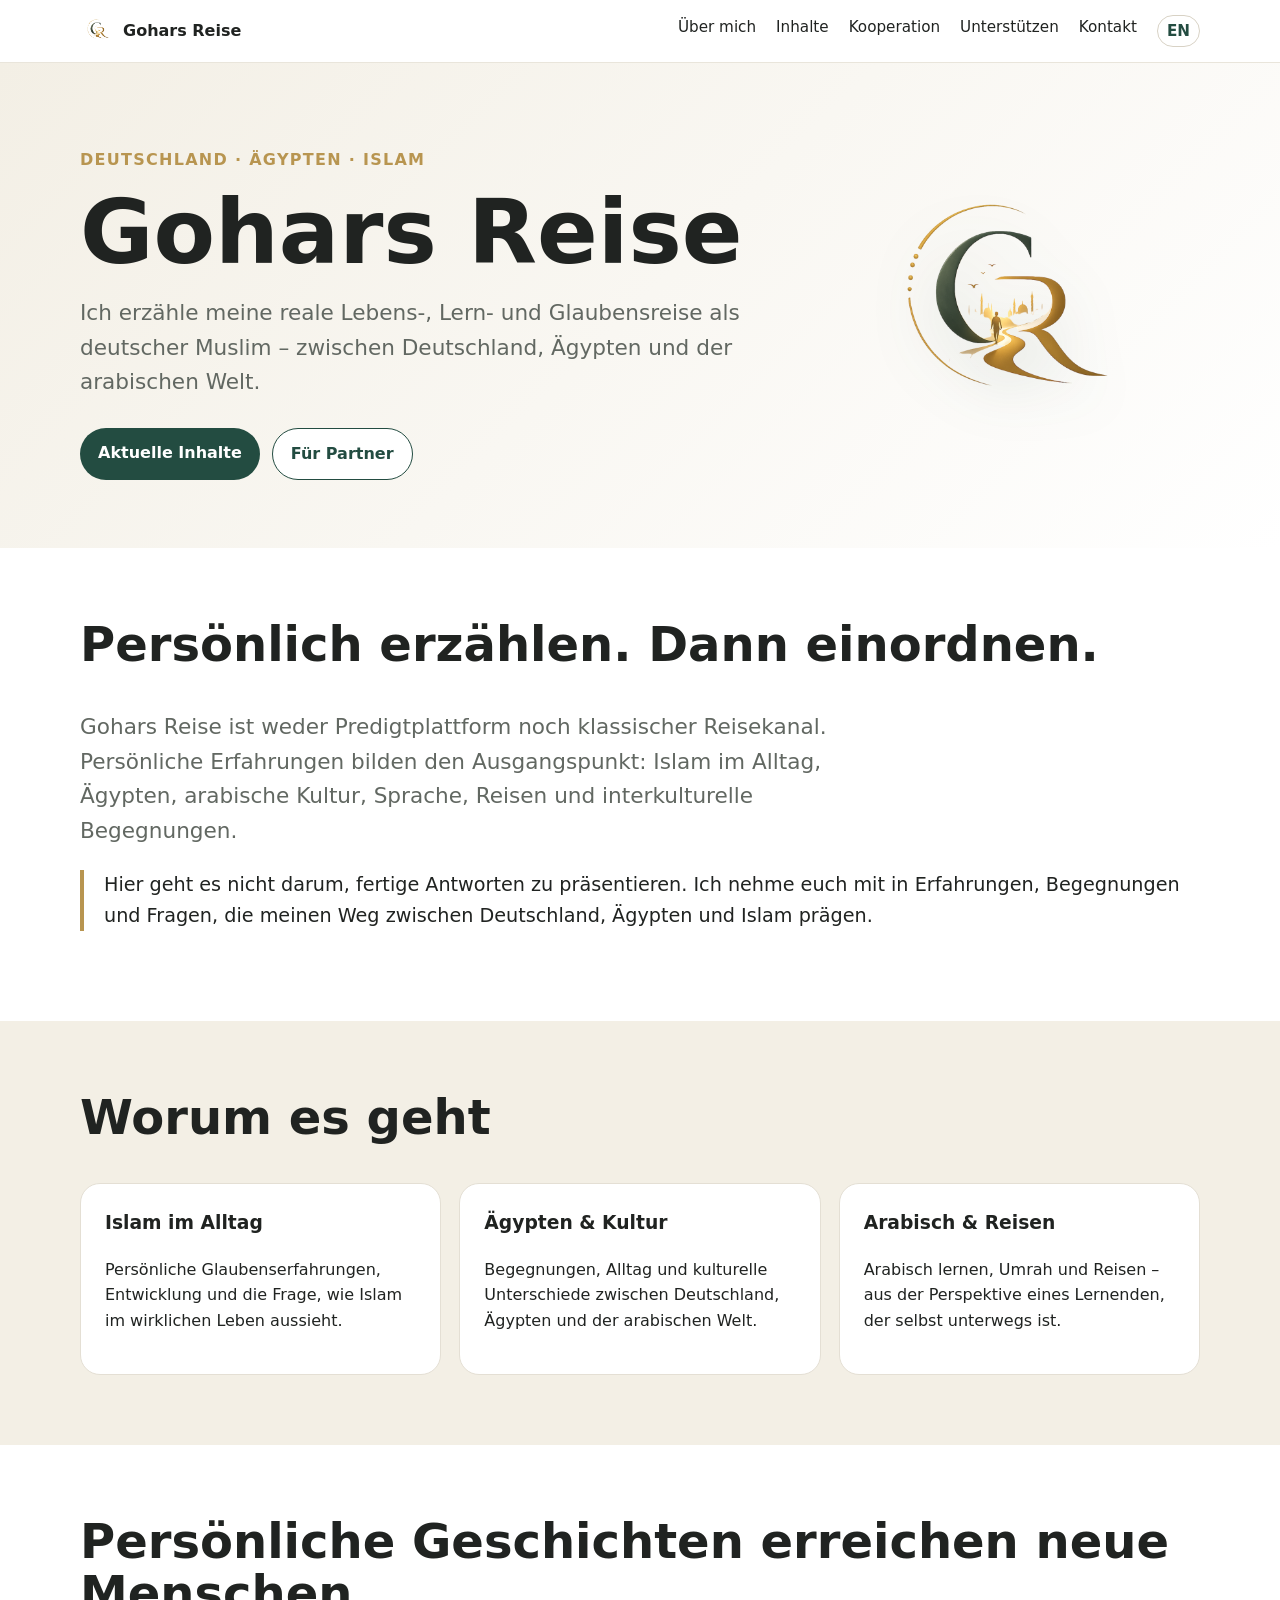
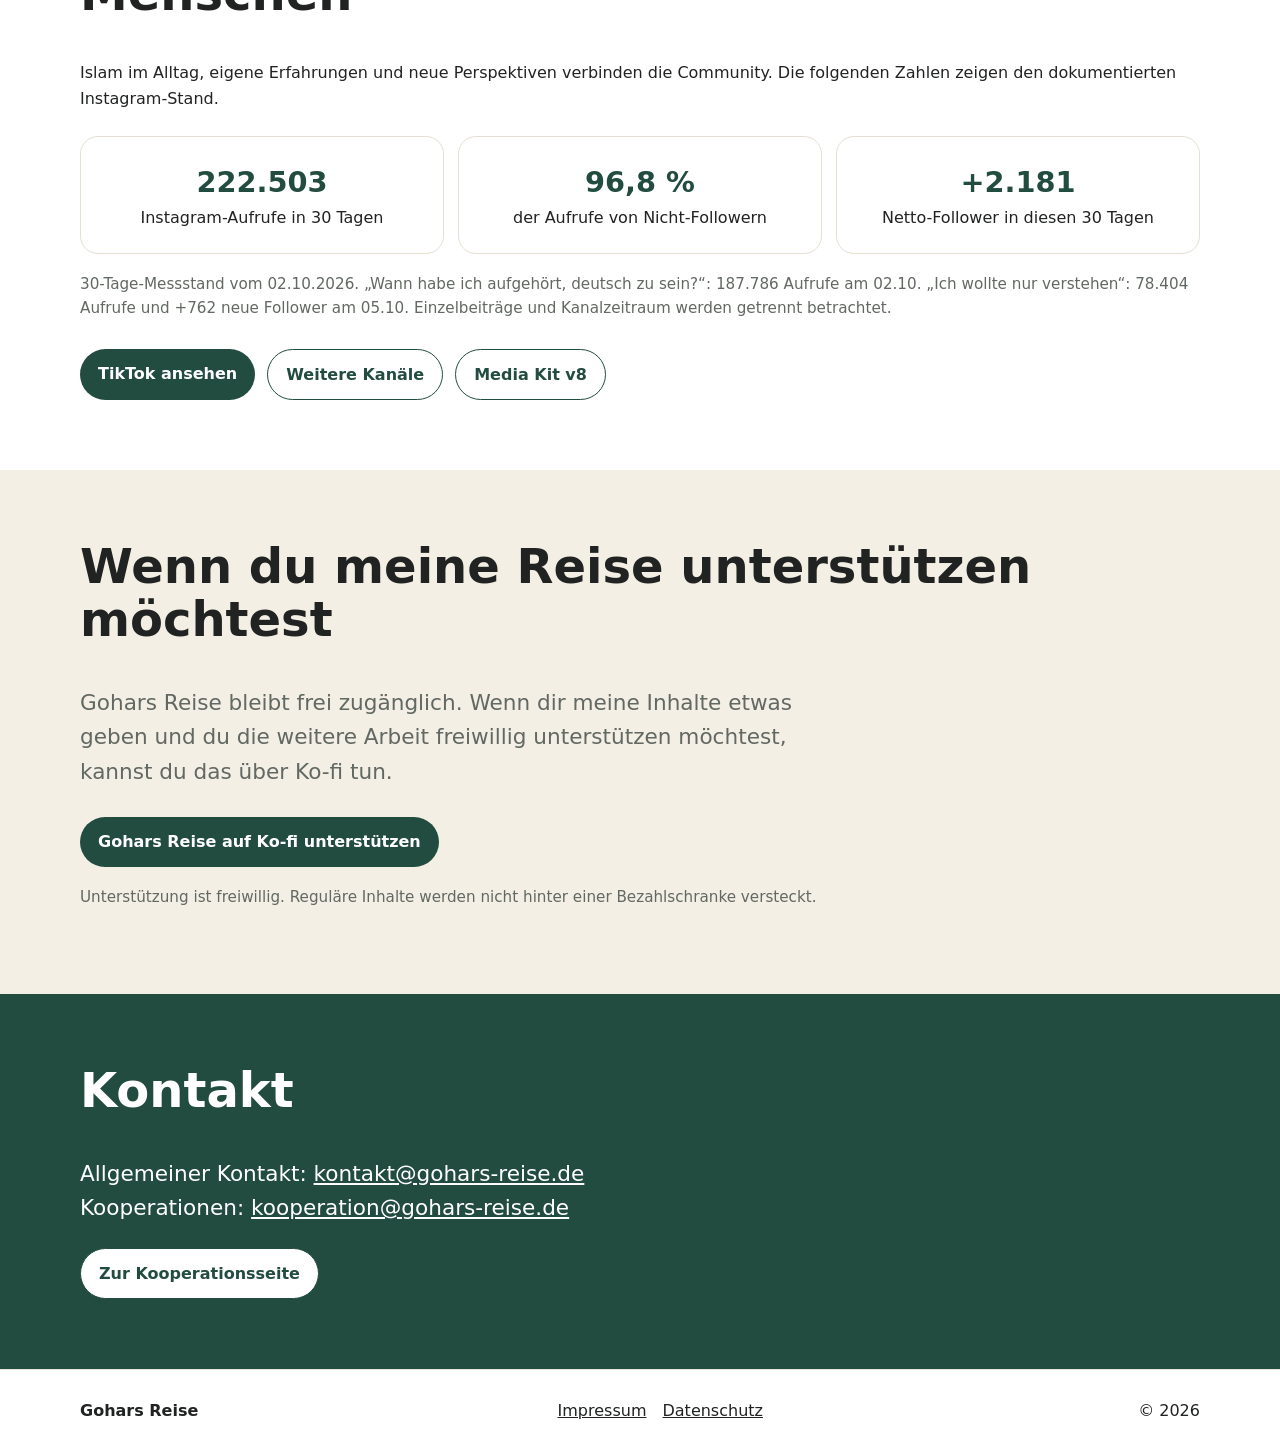
<file: index.html>
<!doctype html><html lang="de"><head><meta charset="utf-8"><meta name="viewport" content="width=device-width,initial-scale=1"><title>Gohars Reise – Zwischen Deutschland, Ägypten und Islam</title><meta name="description" content="Gohars Reise: persönliche Geschichten über Islam im Alltag, Ägypten, arabische Kultur, Reisen und Sprache – aus der Perspektive eines deutschen Muslims."><link rel="stylesheet" href="assets/style.css"></head><body>
<nav class="nav"><div class="wrap"><a class="brand" href="/"><img src="assets/01_Gohars_Reise_Signet_Transparent_2000%20(1).png" alt="">Gohars Reise</a><div class="navlinks"><a href="ueber-mich.html">Über mich</a><a href="inhalte.html">Inhalte</a><a href="kooperation.html">Kooperation</a><a href="#unterstuetzen">Unterstützen</a><a href="#kontakt">Kontakt</a><a class="lang" href="partners-en.html" lang="en" hreflang="en" aria-label="English partner information">EN</a></div></div></nav>
<header class="hero"><div class="wrap hero-grid"><div><div class="eyebrow">Deutschland · Ägypten · Islam</div><h1>Gohars Reise</h1><p class="lead">Ich erzähle meine reale Lebens-, Lern- und Glaubensreise als deutscher Muslim – zwischen Deutschland, Ägypten und der arabischen Welt.</p><div class="buttons"><a class="btn" href="inhalte.html">Aktuelle Inhalte</a><a class="btn alt" href="kooperation.html">Für Partner</a></div></div><div class="hero-mark"><img src="assets/01_Gohars_Reise_Signet_Transparent_2000%20(1).png" alt="Signet von Gohars Reise"></div></div></header>
<section id="reise"><div class="wrap"><h2>Persönlich erzählen. Dann einordnen.</h2><p class="lead">Gohars Reise ist weder Predigtplattform noch klassischer Reisekanal. Persönliche Erfahrungen bilden den Ausgangspunkt: Islam im Alltag, Ägypten, arabische Kultur, Sprache, Reisen und interkulturelle Begegnungen.</p><p class="quote">Hier geht es nicht darum, fertige Antworten zu präsentieren. Ich nehme euch mit in Erfahrungen, Begegnungen und Fragen, die meinen Weg zwischen Deutschland, Ägypten und Islam prägen.</p></div></section>
<section id="themen" class="soft"><div class="wrap"><h2>Worum es geht</h2><div class="grid"><article class="card"><h3>Islam im Alltag</h3><p>Persönliche Glaubenserfahrungen, Entwicklung und die Frage, wie Islam im wirklichen Leben aussieht.</p></article><article class="card"><h3>Ägypten & Kultur</h3><p>Begegnungen, Alltag und kulturelle Unterschiede zwischen Deutschland, Ägypten und der arabischen Welt.</p></article><article class="card"><h3>Arabisch & Reisen</h3><p>Arabisch lernen, Umrah und Reisen – aus der Perspektive eines Lernenden, der selbst unterwegs ist.</p></article></div></div></section>
<section><div class="wrap"><h2>Persönliche Geschichten erreichen neue Menschen</h2><p>Islam im Alltag, eigene Erfahrungen und neue Perspektiven verbinden die Community. Die folgenden Zahlen zeigen den dokumentierten Instagram-Stand.</p><div class="stats"><div class="stat"><strong>222.503</strong>Instagram-Aufrufe in 30 Tagen</div><div class="stat"><strong>96,8 %</strong>der Aufrufe von Nicht-Followern</div><div class="stat"><strong>+2.181</strong>Netto-Follower in diesen 30 Tagen</div></div><p class="project-note">30-Tage-Messstand vom 02.10.2026. „Wann habe ich aufgehört, deutsch zu sein?“: 187.786 Aufrufe am 02.10. „Ich wollte nur verstehen“: 78.404 Aufrufe und +762 neue Follower am 05.10. Einzelbeiträge und Kanalzeitraum werden getrennt betrachtet.</p><div class="buttons"><a class="btn" href="https://www.tiktok.com/@gohar.de">TikTok ansehen</a><a class="btn alt" href="https://linktr.ee/gohar.de">Weitere Kanäle</a><a class="btn alt" href="media-kit.html">Media Kit v8</a></div></div></section>
<section id="unterstuetzen" class="soft"><div class="wrap"><h2>Wenn du meine Reise unterstützen möchtest</h2><p class="lead">Gohars Reise bleibt frei zugänglich. Wenn dir meine Inhalte etwas geben und du die weitere Arbeit freiwillig unterstützen möchtest, kannst du das über Ko-fi tun.</p><div class="buttons"><a class="btn" href="https://ko-fi.com/goharsreise">Gohars Reise auf Ko-fi unterstützen</a></div><p class="project-note">Unterstützung ist freiwillig. Reguläre Inhalte werden nicht hinter einer Bezahlschranke versteckt.</p></div></section>
<section class="contact" id="kontakt"><div class="wrap"><h2>Kontakt</h2><p class="lead" style="color:white">Allgemeiner Kontakt: <a href="mailto:kontakt@gohars-reise.de">kontakt@gohars-reise.de</a><br>Kooperationen: <a href="mailto:kooperation@gohars-reise.de">kooperation@gohars-reise.de</a></p><a class="btn alt" href="kooperation.html">Zur Kooperationsseite</a></div></section>
<footer><div class="wrap footerline"><strong>Gohars Reise</strong><span class="legal"><a href="impressum.html">Impressum</a><a href="datenschutz.html">Datenschutz</a></span><span>© 2026</span></div></footer></body></html>
</file>
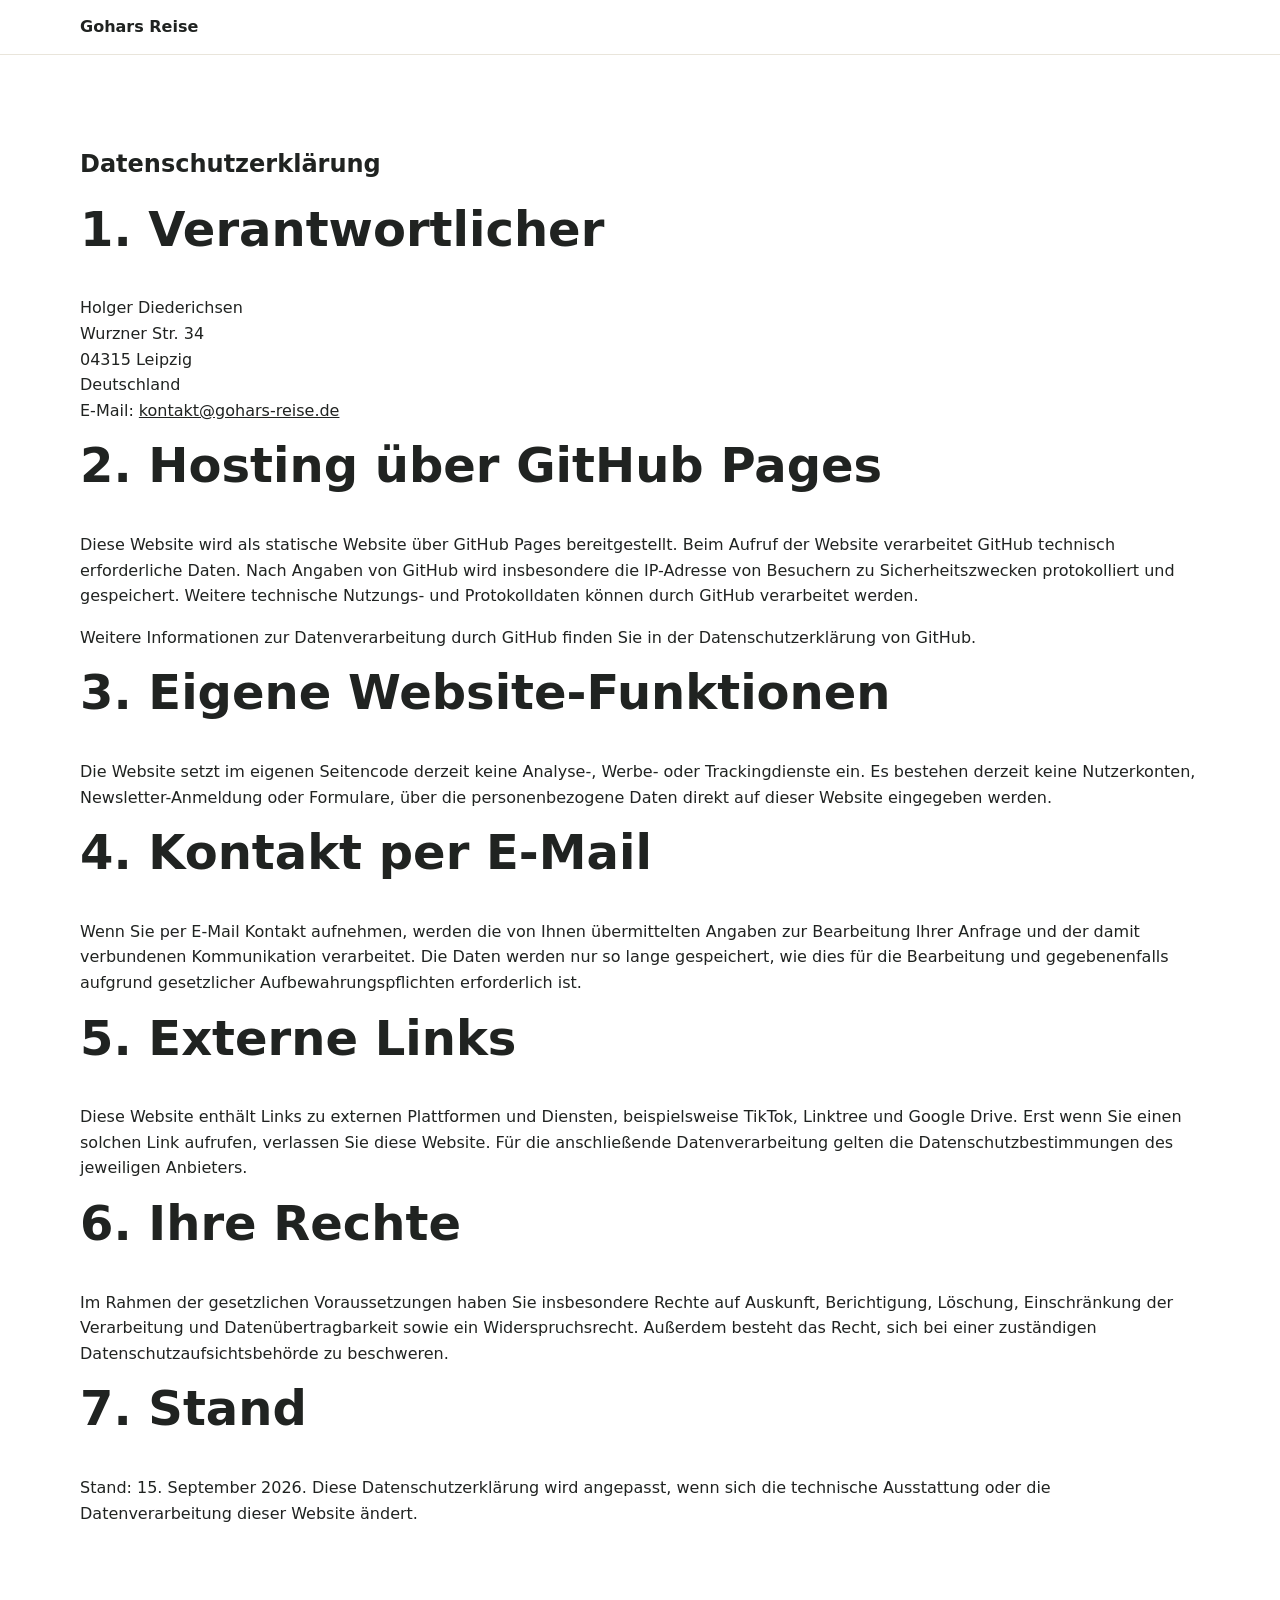
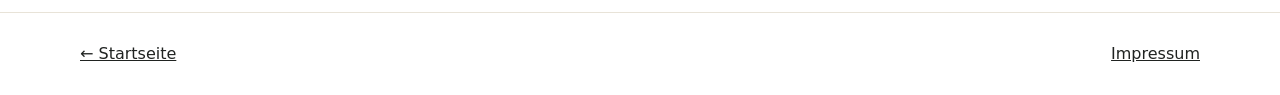
<file: datenschutz.html>
<!doctype html><html lang="de"><head><meta charset="utf-8"><meta name="viewport" content="width=device-width,initial-scale=1"><title>Datenschutz – Gohars Reise</title><link rel="stylesheet" href="assets/style.css"></head><body><nav class="nav"><div class="wrap"><a class="brand" href="/">Gohars Reise</a></div></nav><main><section><div class="wrap"><h1>Datenschutzerklärung</h1><h2>1. Verantwortlicher</h2><p>Holger Diederichsen<br>Wurzner Str. 34<br>04315 Leipzig<br>Deutschland<br>E-Mail: <a href="mailto:kontakt@gohars-reise.de">kontakt@gohars-reise.de</a></p><h2>2. Hosting über GitHub Pages</h2><p>Diese Website wird als statische Website über GitHub Pages bereitgestellt. Beim Aufruf der Website verarbeitet GitHub technisch erforderliche Daten. Nach Angaben von GitHub wird insbesondere die IP-Adresse von Besuchern zu Sicherheitszwecken protokolliert und gespeichert. Weitere technische Nutzungs- und Protokolldaten können durch GitHub verarbeitet werden.</p><p>Weitere Informationen zur Datenverarbeitung durch GitHub finden Sie in der Datenschutzerklärung von GitHub.</p><h2>3. Eigene Website-Funktionen</h2><p>Die Website setzt im eigenen Seitencode derzeit keine Analyse-, Werbe- oder Trackingdienste ein. Es bestehen derzeit keine Nutzerkonten, Newsletter-Anmeldung oder Formulare, über die personenbezogene Daten direkt auf dieser Website eingegeben werden.</p><h2>4. Kontakt per E-Mail</h2><p>Wenn Sie per E-Mail Kontakt aufnehmen, werden die von Ihnen übermittelten Angaben zur Bearbeitung Ihrer Anfrage und der damit verbundenen Kommunikation verarbeitet. Die Daten werden nur so lange gespeichert, wie dies für die Bearbeitung und gegebenenfalls aufgrund gesetzlicher Aufbewahrungspflichten erforderlich ist.</p><h2>5. Externe Links</h2><p>Diese Website enthält Links zu externen Plattformen und Diensten, beispielsweise TikTok, Linktree und Google Drive. Erst wenn Sie einen solchen Link aufrufen, verlassen Sie diese Website. Für die anschließende Datenverarbeitung gelten die Datenschutzbestimmungen des jeweiligen Anbieters.</p><h2>6. Ihre Rechte</h2><p>Im Rahmen der gesetzlichen Voraussetzungen haben Sie insbesondere Rechte auf Auskunft, Berichtigung, Löschung, Einschränkung der Verarbeitung und Datenübertragbarkeit sowie ein Widerspruchsrecht. Außerdem besteht das Recht, sich bei einer zuständigen Datenschutzaufsichtsbehörde zu beschweren.</p><h2>7. Stand</h2><p>Stand: 15. September 2026. Diese Datenschutzerklärung wird angepasst, wenn sich die technische Ausstattung oder die Datenverarbeitung dieser Website ändert.</p></div></section></main><footer><div class="wrap footerline"><a href="/">← Startseite</a><a href="impressum.html">Impressum</a></div></footer></body></html>
</file>
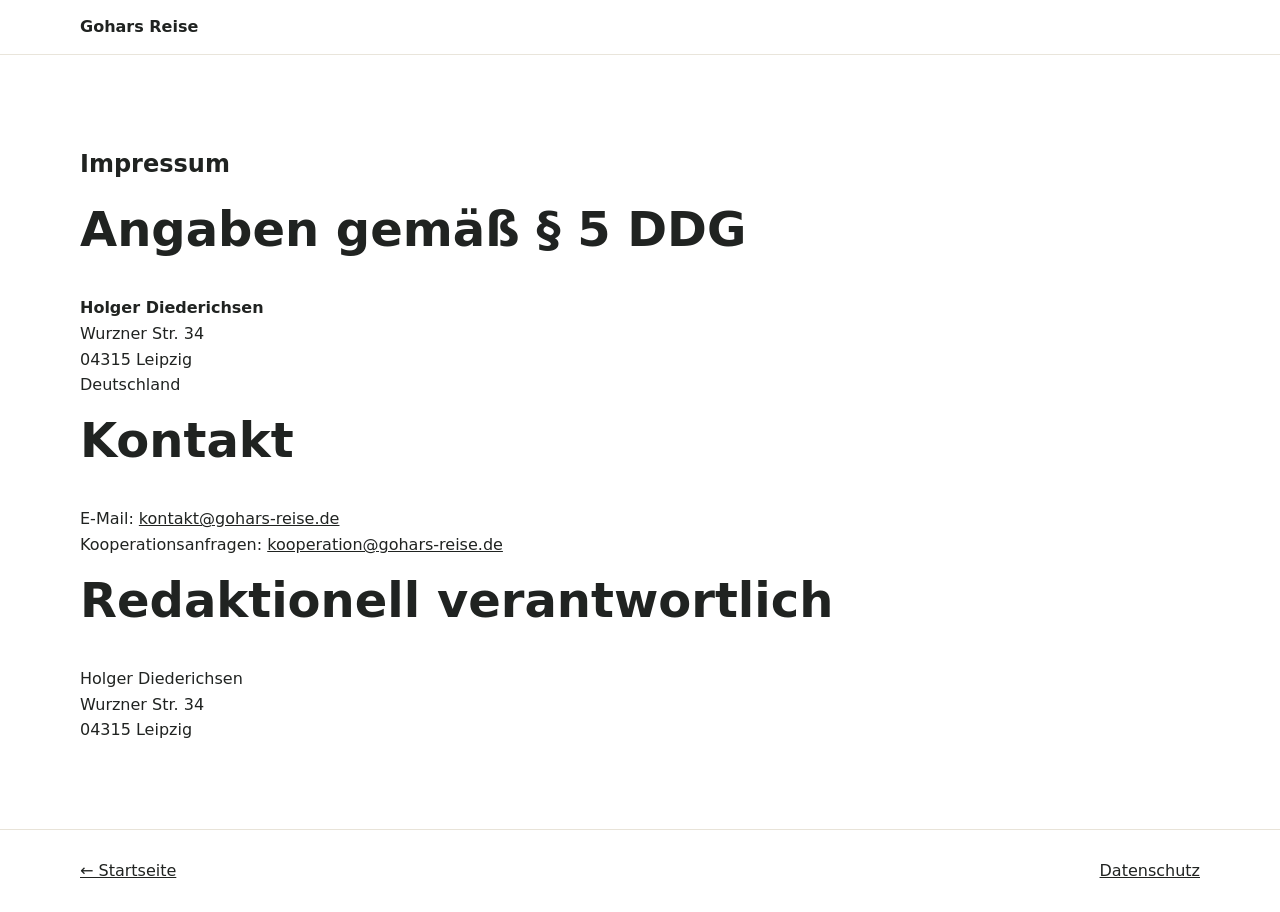
<file: impressum.html>
<!doctype html><html lang="de"><head><meta charset="utf-8"><meta name="viewport" content="width=device-width,initial-scale=1"><title>Impressum – Gohars Reise</title><link rel="stylesheet" href="assets/style.css"></head><body><nav class="nav"><div class="wrap"><a class="brand" href="/">Gohars Reise</a></div></nav><main><section><div class="wrap"><h1>Impressum</h1><h2>Angaben gemäß § 5 DDG</h2><p><strong>Holger Diederichsen</strong><br>Wurzner Str. 34<br>04315 Leipzig<br>Deutschland</p><h2>Kontakt</h2><p>E-Mail: <a href="mailto:kontakt@gohars-reise.de">kontakt@gohars-reise.de</a><br>Kooperationsanfragen: <a href="mailto:kooperation@gohars-reise.de">kooperation@gohars-reise.de</a></p><h2>Redaktionell verantwortlich</h2><p>Holger Diederichsen<br>Wurzner Str. 34<br>04315 Leipzig</p></div></section></main><footer><div class="wrap footerline"><a href="/">← Startseite</a><a href="datenschutz.html">Datenschutz</a></div></footer></body></html>
</file>
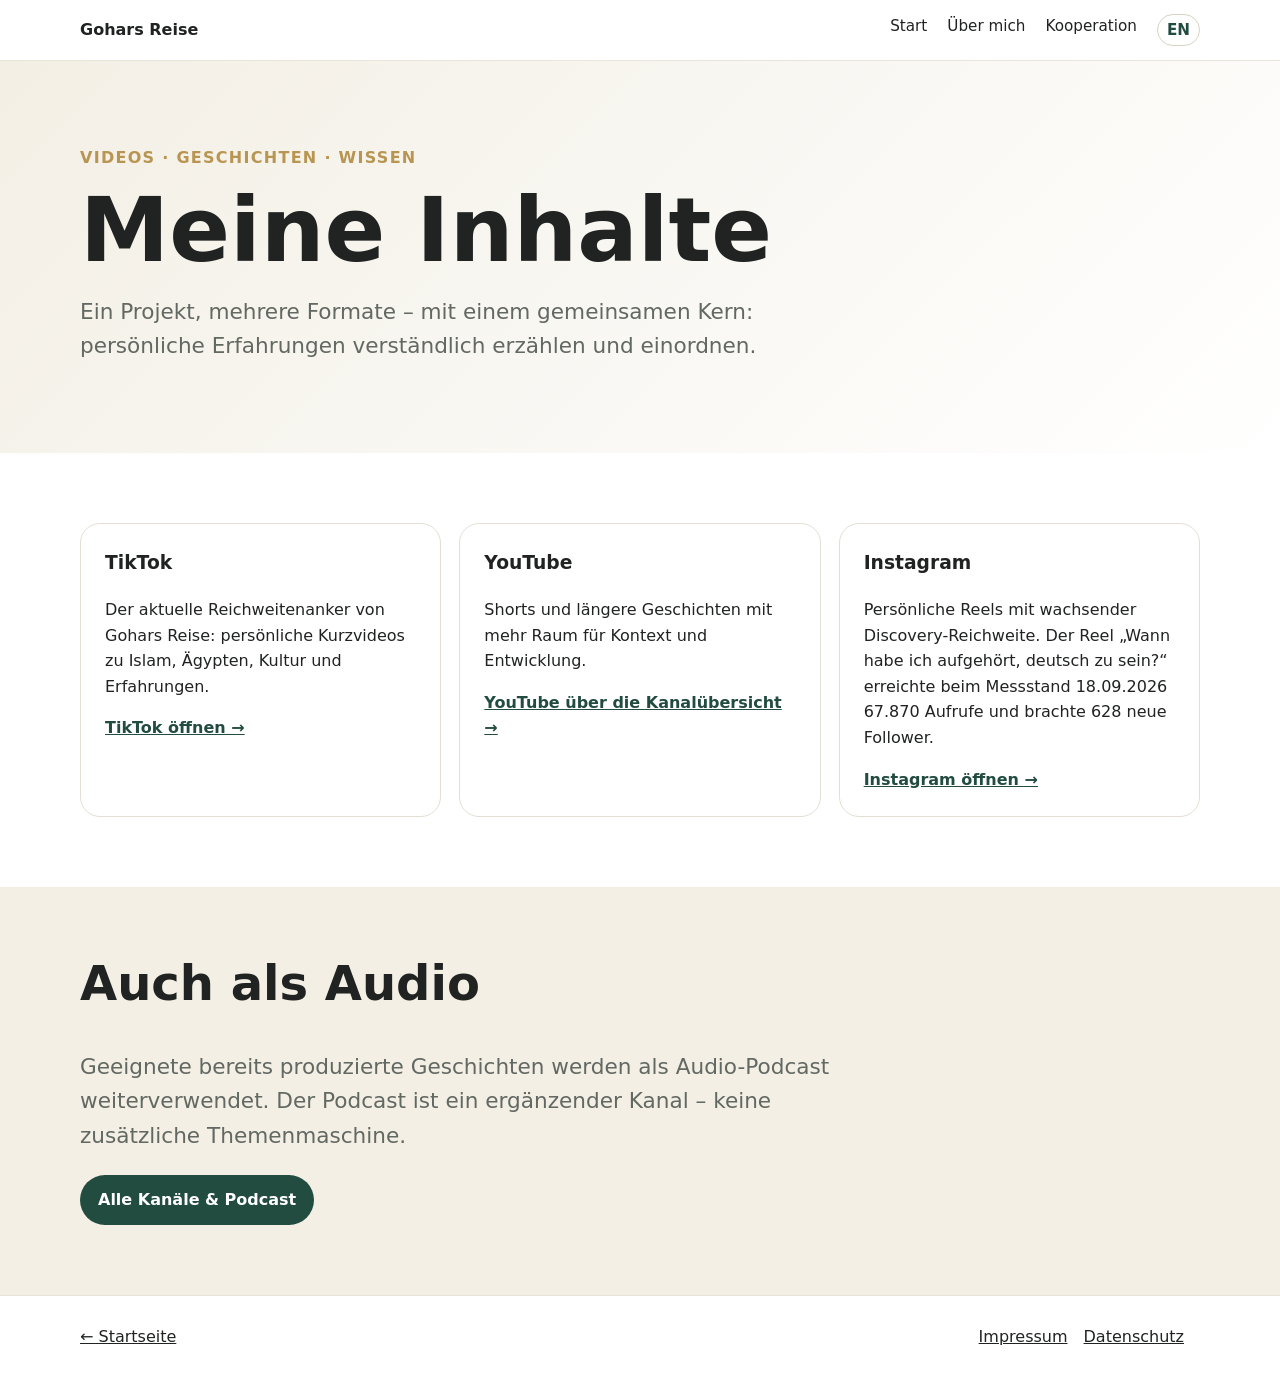
<file: inhalte.html>
<!doctype html><html lang="de"><head><meta charset="utf-8"><meta name="viewport" content="width=device-width,initial-scale=1"><title>Inhalte – Gohars Reise</title><meta name="description" content="Videos und Inhalte von Gohars Reise auf TikTok, YouTube, Instagram und als Audio-Podcast."><link rel="stylesheet" href="assets/style.css"></head><body><nav class="nav"><div class="wrap"><a class="brand" href="/">Gohars Reise</a><div class="navlinks"><a href="/">Start</a><a href="ueber-mich.html">Über mich</a><a href="kooperation.html">Kooperation</a><a class="lang" href="partners-en.html" lang="en" hreflang="en" aria-label="English partner information">EN</a></div></div></nav><header class="hero"><div class="wrap"><div class="eyebrow">Videos · Geschichten · Wissen</div><h1>Meine Inhalte</h1><p class="lead">Ein Projekt, mehrere Formate – mit einem gemeinsamen Kern: persönliche Erfahrungen verständlich erzählen und einordnen.</p></div></header><section><div class="wrap"><div class="grid"><article class="card"><h3>TikTok</h3><p>Der aktuelle Reichweitenanker von Gohars Reise: persönliche Kurzvideos zu Islam, Ägypten, Kultur und Erfahrungen.</p><a class="media-link" href="https://www.tiktok.com/@gohar.de">TikTok öffnen →</a></article><article class="card"><h3>YouTube</h3><p>Shorts und längere Geschichten mit mehr Raum für Kontext und Entwicklung.</p><a class="media-link" href="https://linktr.ee/gohar.de">YouTube über die Kanalübersicht →</a></article><article class="card"><h3>Instagram</h3><p>Persönliche Reels mit wachsender Discovery-Reichweite. Der Reel „Wann habe ich aufgehört, deutsch zu sein?“ erreichte beim Messstand 18.09.2026 67.870 Aufrufe und brachte 628 neue Follower.</p><a class="media-link" href="https://linktr.ee/gohar.de">Instagram öffnen →</a></article></div></div></section><section class="soft"><div class="wrap"><h2>Auch als Audio</h2><p class="lead">Geeignete bereits produzierte Geschichten werden als Audio-Podcast weiterverwendet. Der Podcast ist ein ergänzender Kanal – keine zusätzliche Themenmaschine.</p><a class="btn" href="https://linktr.ee/gohar.de">Alle Kanäle & Podcast</a></div></section><footer><div class="wrap footerline"><a href="/">← Startseite</a><span class="legal"><a href="impressum.html">Impressum</a><a href="datenschutz.html">Datenschutz</a></span></div></footer></body></html>
</file>
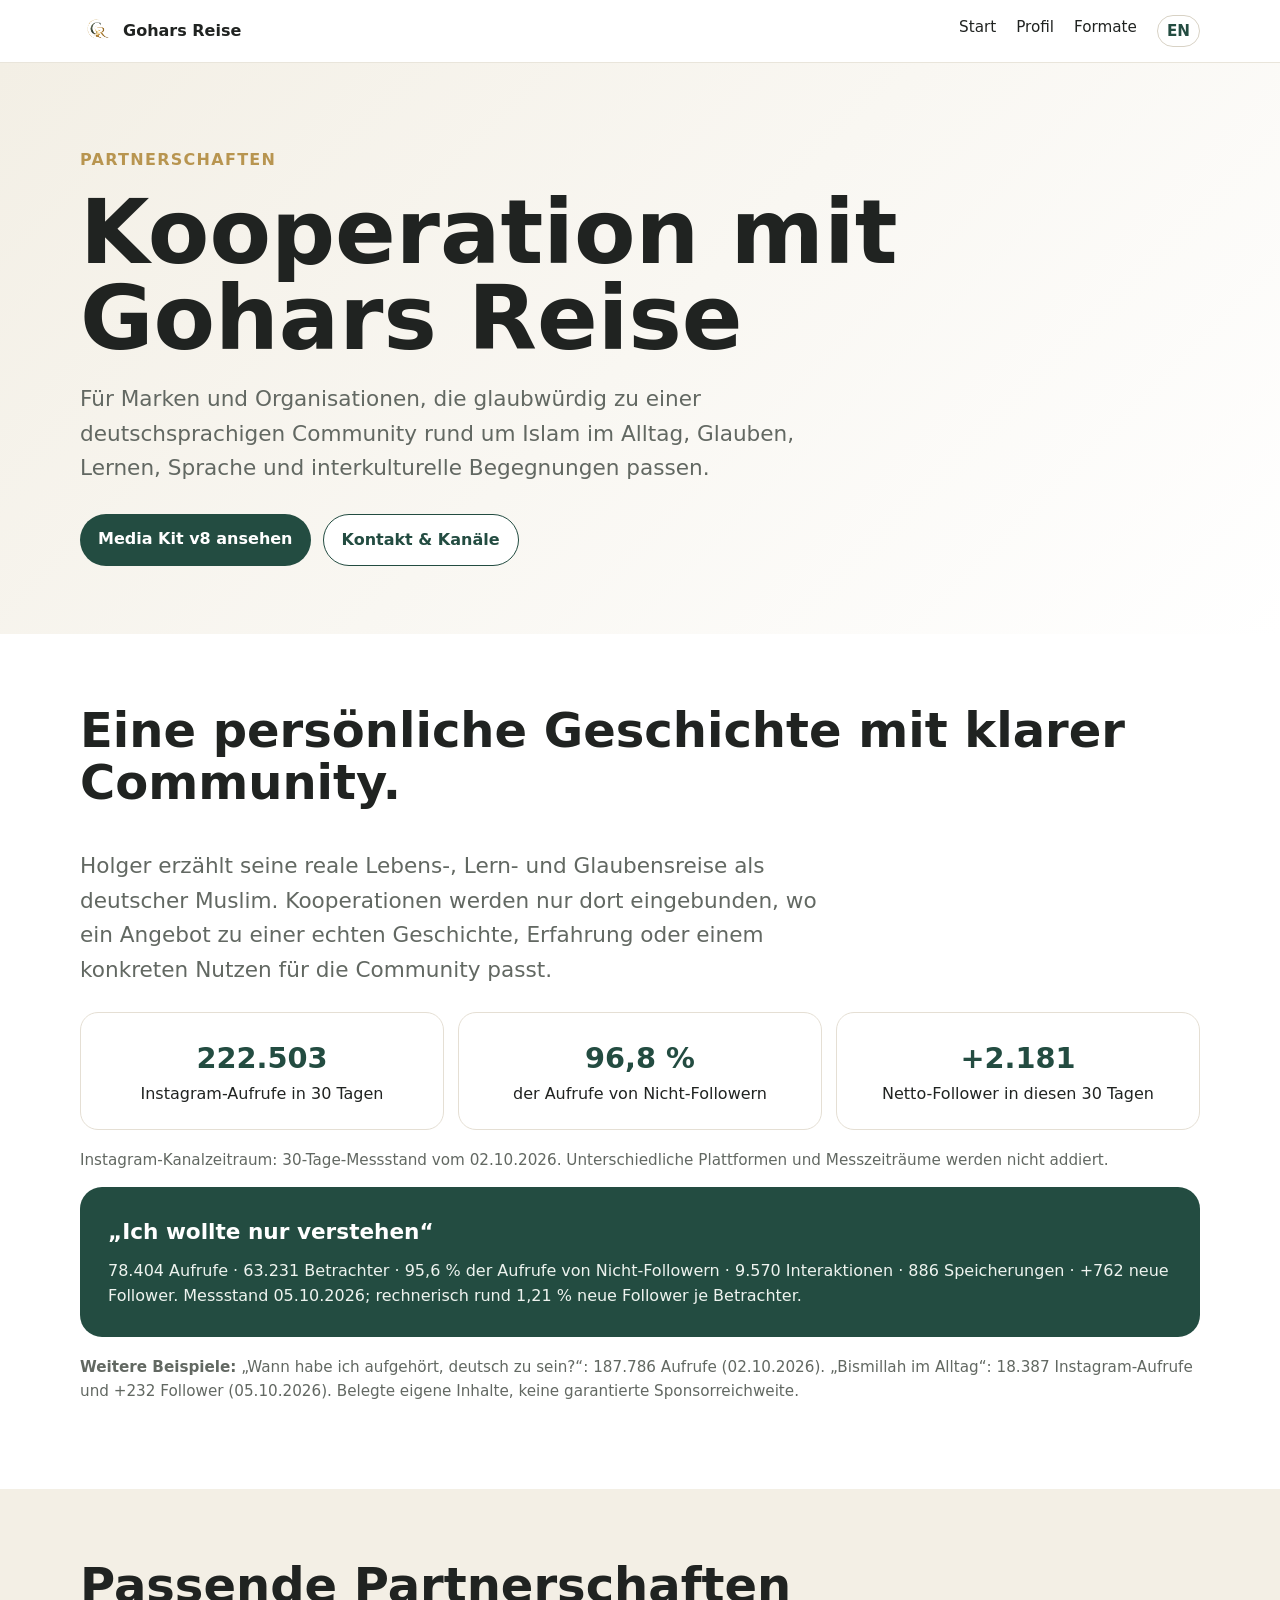
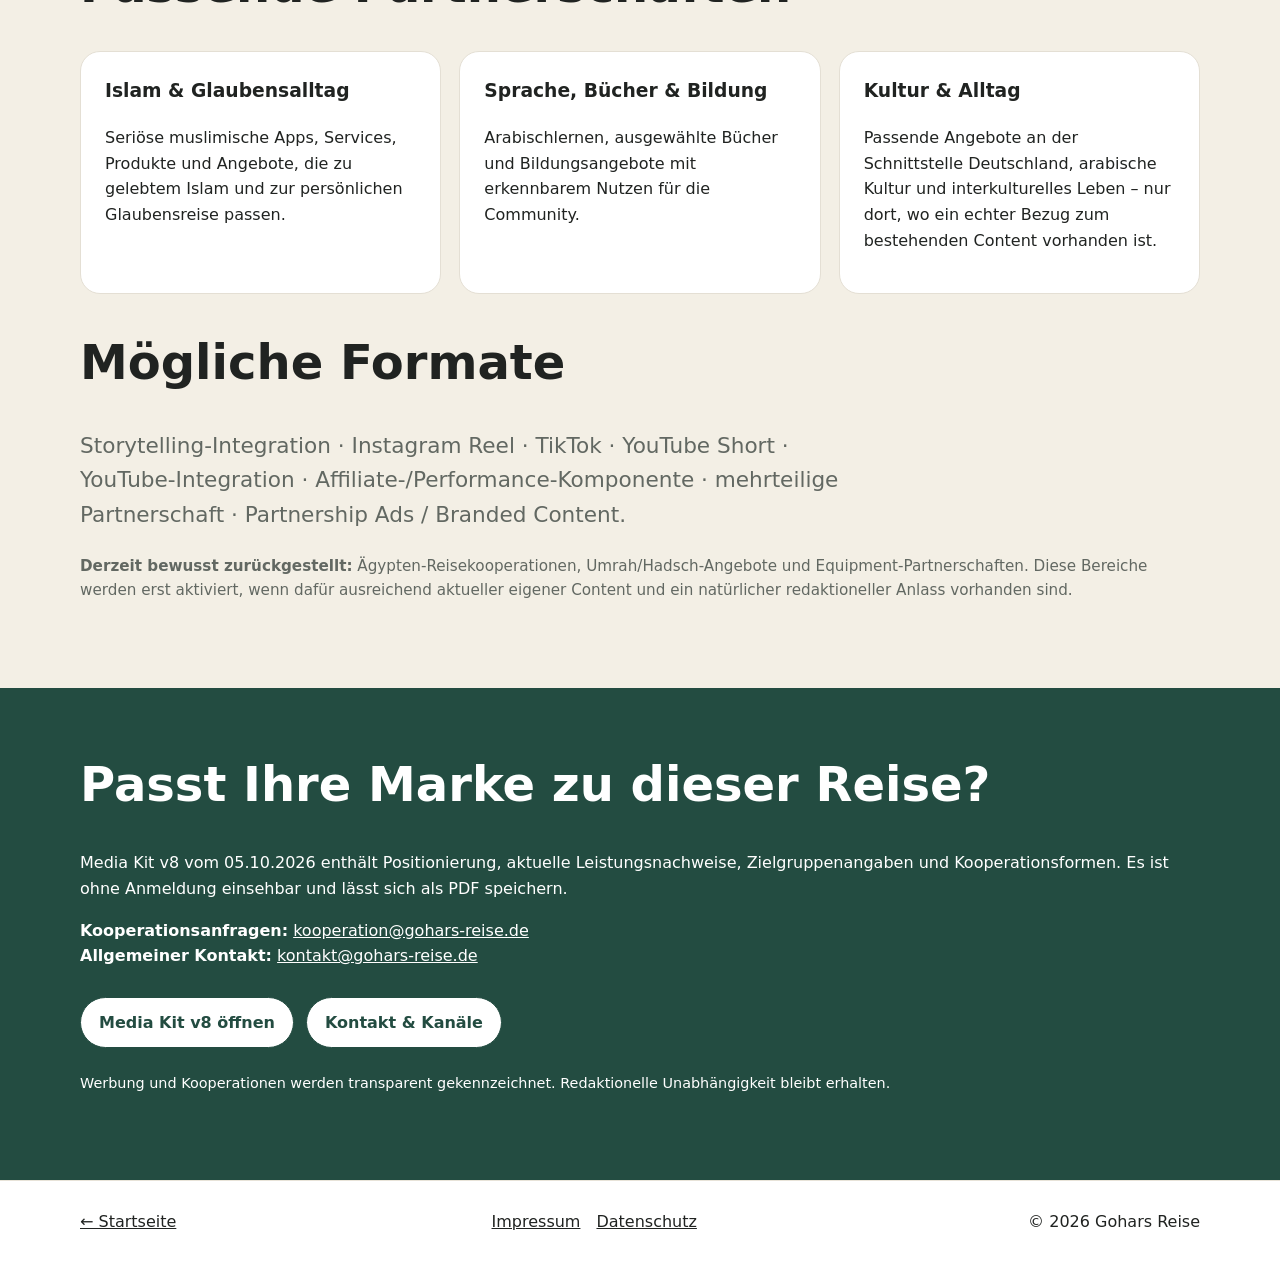
<file: kooperation.html>
<!doctype html><html lang="de"><head><meta charset="utf-8"><meta name="viewport" content="width=device-width,initial-scale=1"><title>Kooperation – Gohars Reise</title><meta name="description" content="Kooperationen und Media Kit von Gohars Reise."><link rel="stylesheet" href="assets/style.css"></head><body>
<nav class="nav"><div class="wrap"><a class="brand" href="/"><img src="assets/01_Gohars_Reise_Signet_Transparent_2000%20(1).png" alt="">Gohars Reise</a><div class="navlinks"><a href="/">Start</a><a href="#profil">Profil</a><a href="#formate">Formate</a><a class="lang" href="partners-en.html" lang="en" hreflang="en" aria-label="English version">EN</a></div></div></nav>
<header class="hero"><div class="wrap"><div class="eyebrow">Partnerschaften</div><h1>Kooperation mit Gohars Reise</h1><p class="lead">Für Marken und Organisationen, die glaubwürdig zu einer deutschsprachigen Community rund um Islam im Alltag, Glauben, Lernen, Sprache und interkulturelle Begegnungen passen.</p><div class="buttons"><a class="btn" href="media-kit.html">Media Kit v8 ansehen</a><a class="btn alt" href="https://linktr.ee/gohar.de">Kontakt & Kanäle</a></div></div></header>
<section id="profil"><div class="wrap"><h2>Eine persönliche Geschichte mit klarer Community.</h2><p class="lead">Holger erzählt seine reale Lebens-, Lern- und Glaubensreise als deutscher Muslim. Kooperationen werden nur dort eingebunden, wo ein Angebot zu einer echten Geschichte, Erfahrung oder einem konkreten Nutzen für die Community passt.</p><div class="stats"><div class="stat"><strong>222.503</strong>Instagram-Aufrufe in 30 Tagen</div><div class="stat"><strong>96,8 %</strong>der Aufrufe von Nicht-Followern</div><div class="stat"><strong>+2.181</strong>Netto-Follower in diesen 30 Tagen</div></div><p class="project-note">Instagram-Kanalzeitraum: 30-Tage-Messstand vom 02.10.2026. Unterschiedliche Plattformen und Messzeiträume werden nicht addiert.</p><div class="feature"><h3>„Ich wollte nur verstehen“</h3><p>78.404 Aufrufe · 63.231 Betrachter · 95,6 % der Aufrufe von Nicht-Followern · 9.570 Interaktionen · 886 Speicherungen · +762 neue Follower. Messstand 05.10.2026; rechnerisch rund 1,21 % neue Follower je Betrachter.</p></div><p class="project-note"><strong>Weitere Beispiele:</strong> „Wann habe ich aufgehört, deutsch zu sein?“: 187.786 Aufrufe (02.10.2026). „Bismillah im Alltag“: 18.387 Instagram-Aufrufe und +232 Follower (05.10.2026). Belegte eigene Inhalte, keine garantierte Sponsorreichweite.</p></div></section>
<section class="soft" id="formate"><div class="wrap"><h2>Passende Partnerschaften</h2><div class="grid"><article class="card"><h3>Islam & Glaubensalltag</h3><p>Seriöse muslimische Apps, Services, Produkte und Angebote, die zu gelebtem Islam und zur persönlichen Glaubensreise passen.</p></article><article class="card"><h3>Sprache, Bücher & Bildung</h3><p>Arabischlernen, ausgewählte Bücher und Bildungsangebote mit erkennbarem Nutzen für die Community.</p></article><article class="card"><h3>Kultur & Alltag</h3><p>Passende Angebote an der Schnittstelle Deutschland, arabische Kultur und interkulturelles Leben – nur dort, wo ein echter Bezug zum bestehenden Content vorhanden ist.</p></article></div><h2 style="margin-top:42px">Mögliche Formate</h2><p class="lead">Storytelling-Integration · Instagram Reel · TikTok · YouTube Short · YouTube-Integration · Affiliate-/Performance-Komponente · mehrteilige Partnerschaft · Partnership Ads / Branded Content.</p><p class="project-note"><strong>Derzeit bewusst zurückgestellt:</strong> Ägypten-Reisekooperationen, Umrah/Hadsch-Angebote und Equipment-Partnerschaften. Diese Bereiche werden erst aktiviert, wenn dafür ausreichend aktueller eigener Content und ein natürlicher redaktioneller Anlass vorhanden sind.</p></div></section>
<section class="contact"><div class="wrap"><h2>Passt Ihre Marke zu dieser Reise?</h2><p>Media Kit v8 vom 05.10.2026 enthält Positionierung, aktuelle Leistungsnachweise, Zielgruppenangaben und Kooperationsformen. Es ist ohne Anmeldung einsehbar und lässt sich als PDF speichern.</p><p><strong>Kooperationsanfragen:</strong> <a href="mailto:kooperation@gohars-reise.de">kooperation@gohars-reise.de</a><br><strong>Allgemeiner Kontakt:</strong> <a href="mailto:kontakt@gohars-reise.de">kontakt@gohars-reise.de</a></p><div class="buttons"><a class="btn alt" href="media-kit.html">Media Kit v8 öffnen</a><a class="btn alt" href="https://linktr.ee/gohar.de">Kontakt & Kanäle</a></div><p style="margin-top:24px;font-size:.9rem">Werbung und Kooperationen werden transparent gekennzeichnet. Redaktionelle Unabhängigkeit bleibt erhalten.</p></div></section>
<footer><div class="wrap footerline"><a href="/">← Startseite</a><span class="legal"><a href="impressum.html">Impressum</a><a href="datenschutz.html">Datenschutz</a></span><span>© 2026 Gohars Reise</span></div></footer></body></html>
</file>
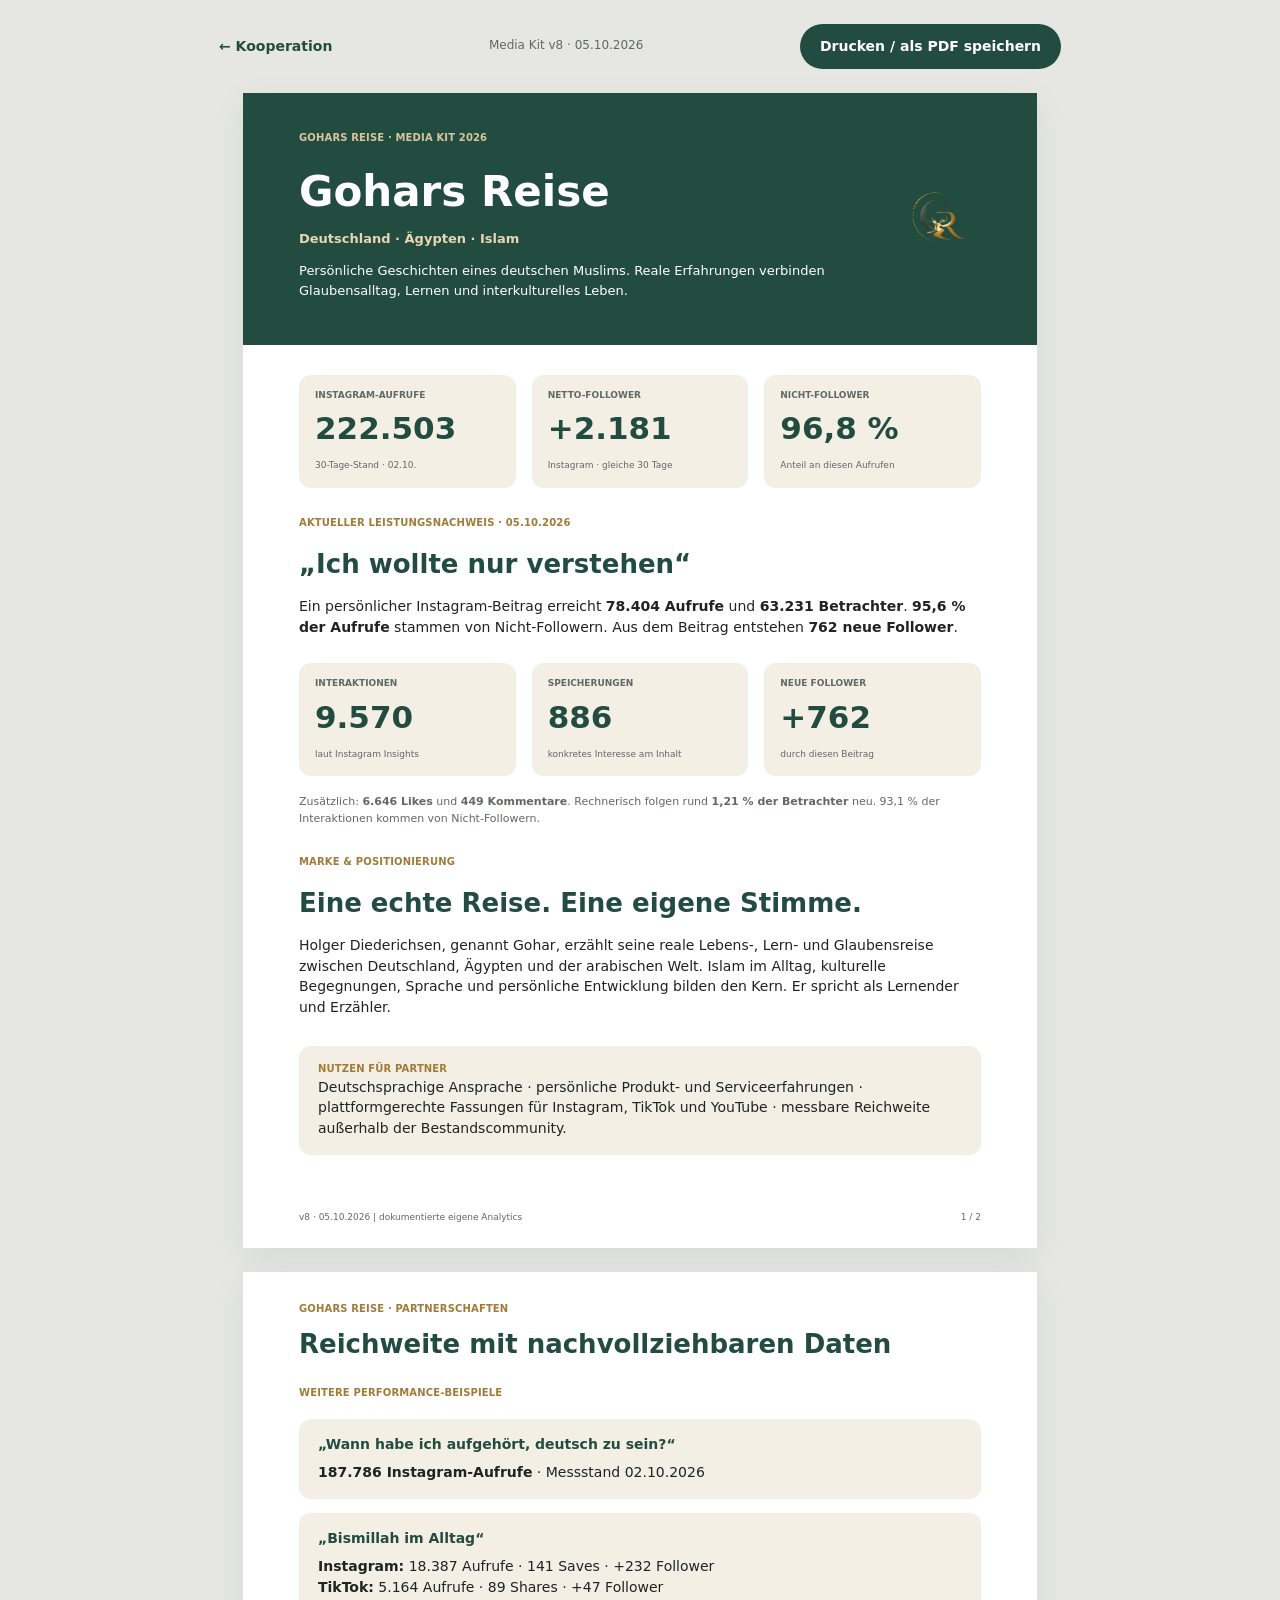
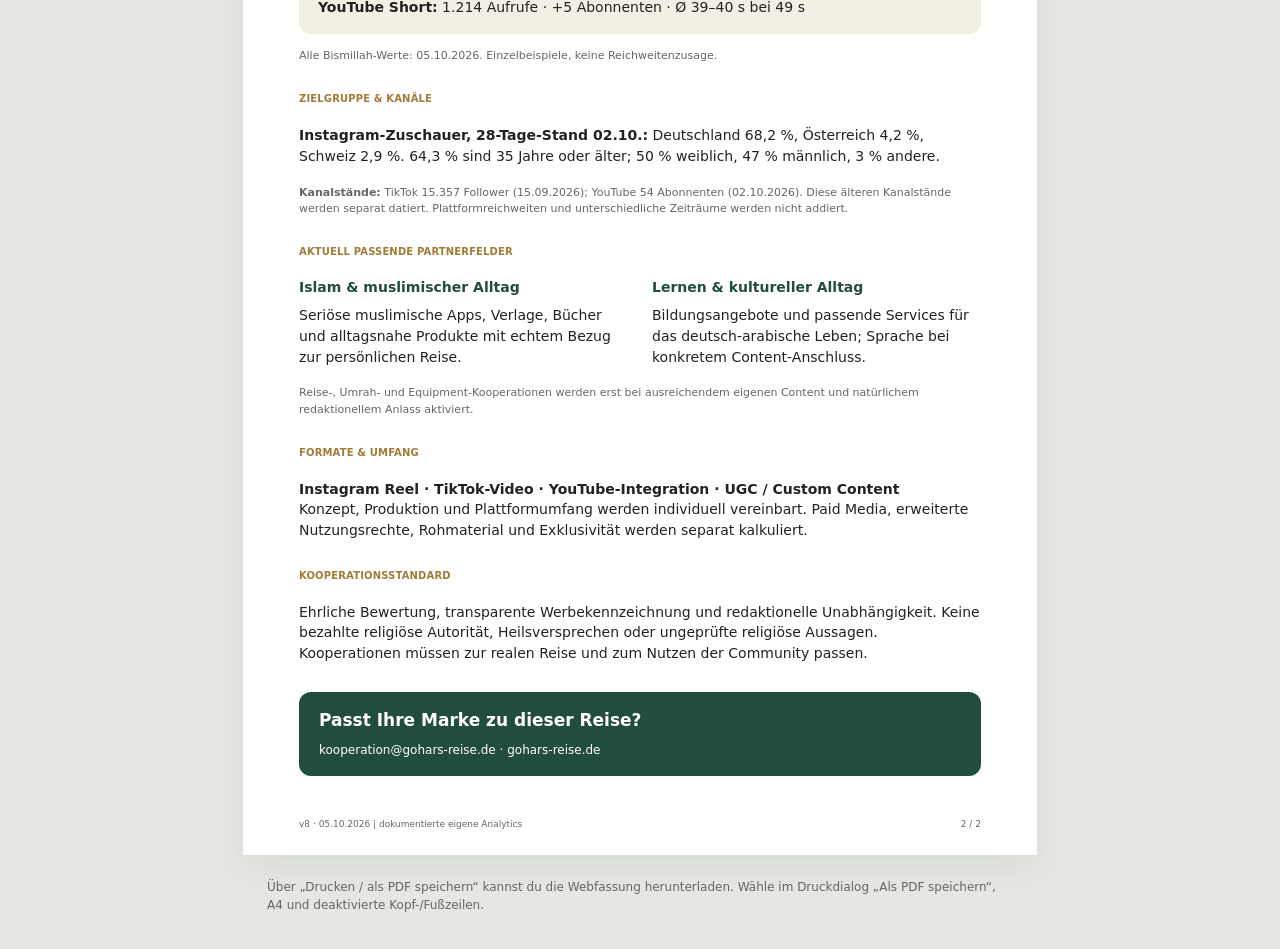
<file: media-kit.html>
<!doctype html>
<html lang="de"><head><meta charset="utf-8"><meta name="viewport" content="width=device-width,initial-scale=1">
<title>Media Kit v8 – Gohars Reise</title><meta name="description" content="Media Kit von Gohars Reise: Positionierung, belegte Leistungsdaten, Zielgruppe und Kooperationsformen. Stand 05.10.2026."><link rel="canonical" href="https://gohars-reise.de/media-kit.html"><link rel="stylesheet" href="assets/style.css"><link rel="stylesheet" href="assets/media-kit.css"></head><body class="kit-page">
<nav class="kit-toolbar" aria-label="Media Kit"><a href="kooperation.html">← Kooperation</a><span>Media Kit v8 · 05.10.2026</span><button id="print-kit" type="button">Drucken / als PDF speichern</button></nav>
<main>
<article class="kit-sheet" aria-label="Media Kit Seite 1">
<header class="kit-hero"><div><p class="kit-kicker">GOHARS REISE · MEDIA KIT 2026</p><h1>Gohars Reise</h1><p class="kit-subtitle">Deutschland · Ägypten · Islam</p><p>Persönliche Geschichten eines deutschen Muslims. Reale Erfahrungen verbinden Glaubensalltag, Lernen und interkulturelles Leben.</p></div><img src="assets/01_Gohars_Reise_Signet_Transparent_2000%20(1).png" alt="Signet von Gohars Reise"></header>
<div class="kit-body">
<div class="kit-stats"><div><span>INSTAGRAM-AUFRUFE</span><strong>222.503</strong><small>30-Tage-Stand · 02.10.</small></div><div><span>NETTO-FOLLOWER</span><strong>+2.181</strong><small>Instagram · gleiche 30 Tage</small></div><div><span>NICHT-FOLLOWER</span><strong>96,8 %</strong><small>Anteil an diesen Aufrufen</small></div></div>
<section class="kit-section"><p class="kit-kicker">AKTUELLER LEISTUNGSNACHWEIS · 05.10.2026</p><h2>„Ich wollte nur verstehen“</h2><p>Ein persönlicher Instagram-Beitrag erreicht <strong>78.404 Aufrufe</strong> und <strong>63.231 Betrachter</strong>. <strong>95,6 % der Aufrufe</strong> stammen von Nicht-Followern. Aus dem Beitrag entstehen <strong>762 neue Follower</strong>.</p><div class="kit-stats"><div><span>INTERAKTIONEN</span><strong>9.570</strong><small>laut Instagram Insights</small></div><div><span>SPEICHERUNGEN</span><strong>886</strong><small>konkretes Interesse am Inhalt</small></div><div><span>NEUE FOLLOWER</span><strong>+762</strong><small>durch diesen Beitrag</small></div></div><p class="kit-note">Zusätzlich: <strong>6.646 Likes</strong> und <strong>449 Kommentare</strong>. Rechnerisch folgen rund <strong>1,21 % der Betrachter</strong> neu. 93,1 % der Interaktionen kommen von Nicht-Followern.</p></section>
<section class="kit-section"><p class="kit-kicker">MARKE & POSITIONIERUNG</p><h2>Eine echte Reise. Eine eigene Stimme.</h2><p>Holger Diederichsen, genannt Gohar, erzählt seine reale Lebens-, Lern- und Glaubensreise zwischen Deutschland, Ägypten und der arabischen Welt. Islam im Alltag, kulturelle Begegnungen, Sprache und persönliche Entwicklung bilden den Kern. Er spricht als Lernender und Erzähler.</p></section>
<aside class="kit-box"><p class="kit-kicker">NUTZEN FÜR PARTNER</p><p>Deutschsprachige Ansprache · persönliche Produkt- und Serviceerfahrungen · plattformgerechte Fassungen für Instagram, TikTok und YouTube · messbare Reichweite außerhalb der Bestandscommunity.</p></aside>
</div><footer class="kit-footer"><span>v8 · 05.10.2026 | dokumentierte eigene Analytics</span><span>1 / 2</span></footer>
</article>
<article class="kit-sheet" aria-label="Media Kit Seite 2"><div class="kit-body">
<p class="kit-kicker">GOHARS REISE · PARTNERSCHAFTEN</p><h2 class="kit-title">Reichweite mit nachvollziehbaren Daten</h2>
<section class="kit-section"><p class="kit-kicker">WEITERE PERFORMANCE-BEISPIELE</p><div class="kit-box"><h3>„Wann habe ich aufgehört, deutsch zu sein?“</h3><p><strong>187.786 Instagram-Aufrufe</strong> · Messstand 02.10.2026</p></div><div class="kit-box"><h3>„Bismillah im Alltag“</h3><p><strong>Instagram:</strong> 18.387 Aufrufe · 141 Saves · +232 Follower<br><strong>TikTok:</strong> 5.164 Aufrufe · 89 Shares · +47 Follower<br><strong>YouTube Short:</strong> 1.214 Aufrufe · +5 Abonnenten · Ø 39–40 s bei 49 s</p></div><p class="kit-note">Alle Bismillah-Werte: 05.10.2026. Einzelbeispiele, keine Reichweitenzusage.</p></section>
<section class="kit-section"><p class="kit-kicker">ZIELGRUPPE & KANÄLE</p><p><strong>Instagram-Zuschauer, 28-Tage-Stand 02.10.:</strong> Deutschland 68,2 %, Österreich 4,2 %, Schweiz 2,9 %. 64,3 % sind 35 Jahre oder älter; 50 % weiblich, 47 % männlich, 3 % andere.</p><p class="kit-note"><strong>Kanalstände:</strong> TikTok 15.357 Follower (15.09.2026); YouTube 54 Abonnenten (02.10.2026). Diese älteren Kanalstände werden separat datiert. Plattformreichweiten und unterschiedliche Zeiträume werden nicht addiert.</p></section>
<section class="kit-section"><p class="kit-kicker">AKTUELL PASSENDE PARTNERFELDER</p><div class="kit-columns"><div><h3>Islam & muslimischer Alltag</h3><p>Seriöse muslimische Apps, Verlage, Bücher und alltagsnahe Produkte mit echtem Bezug zur persönlichen Reise.</p></div><div><h3>Lernen & kultureller Alltag</h3><p>Bildungsangebote und passende Services für das deutsch-arabische Leben; Sprache bei konkretem Content-Anschluss.</p></div></div><p class="kit-note">Reise-, Umrah- und Equipment-Kooperationen werden erst bei ausreichendem eigenen Content und natürlichem redaktionellem Anlass aktiviert.</p></section>
<section class="kit-section"><p class="kit-kicker">FORMATE & UMFANG</p><p><strong>Instagram Reel · TikTok-Video · YouTube-Integration · UGC / Custom Content</strong><br>Konzept, Produktion und Plattformumfang werden individuell vereinbart. Paid Media, erweiterte Nutzungsrechte, Rohmaterial und Exklusivität werden separat kalkuliert.</p></section>
<section class="kit-section"><p class="kit-kicker">KOOPERATIONSSTANDARD</p><p>Ehrliche Bewertung, transparente Werbekennzeichnung und redaktionelle Unabhängigkeit. Keine bezahlte religiöse Autorität, Heilsversprechen oder ungeprüfte religiöse Aussagen. Kooperationen müssen zur realen Reise und zum Nutzen der Community passen.</p></section>
<aside class="kit-contact"><h3>Passt Ihre Marke zu dieser Reise?</h3><p><a href="mailto:kooperation@gohars-reise.de">kooperation@gohars-reise.de</a> · <a href="https://gohars-reise.de">gohars-reise.de</a></p></aside>
</div><footer class="kit-footer"><span>v8 · 05.10.2026 | dokumentierte eigene Analytics</span><span>2 / 2</span></footer></article>
</main><p class="kit-print-hint">Über „Drucken / als PDF speichern“ kannst du die Webfassung herunterladen. Wähle im Druckdialog „Als PDF speichern“, A4 und deaktivierte Kopf-/Fußzeilen.</p>
<script>document.getElementById('print-kit').addEventListener('click',()=>window.print());</script>
</body></html>
</file>
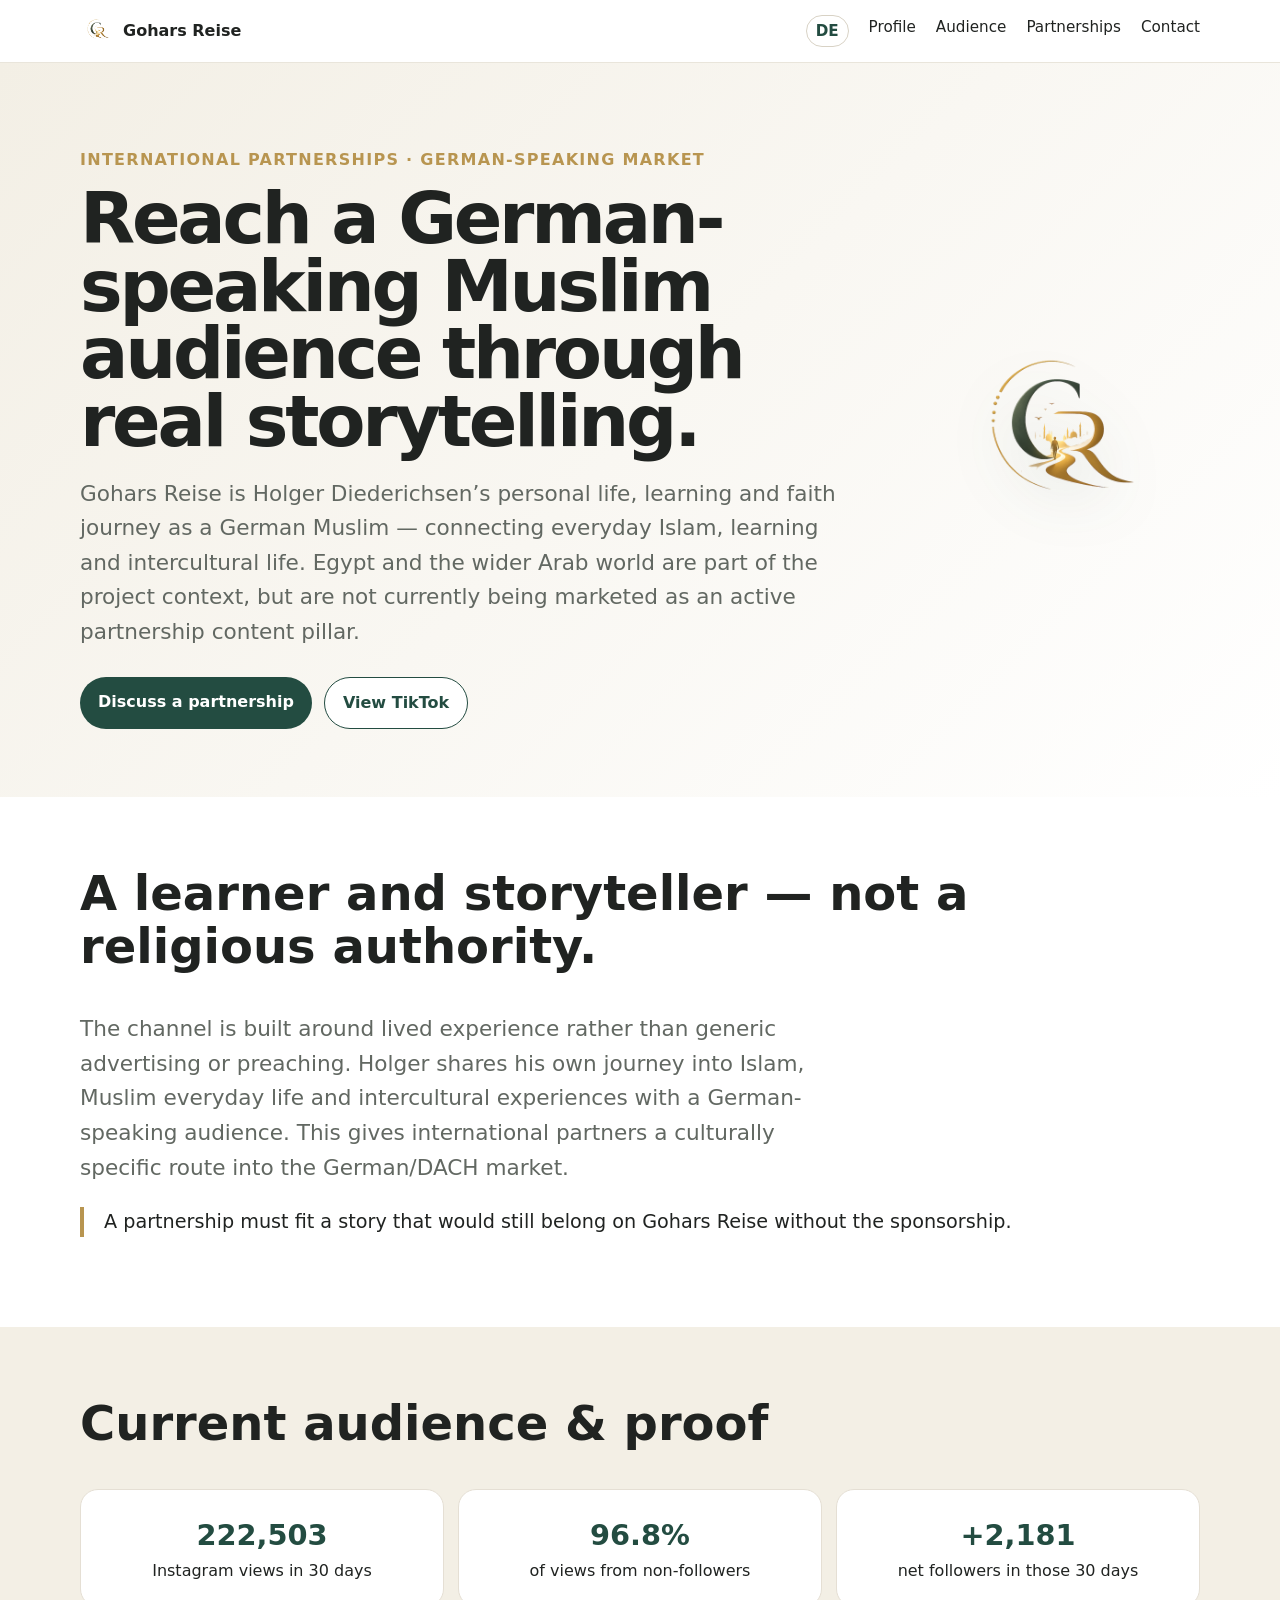
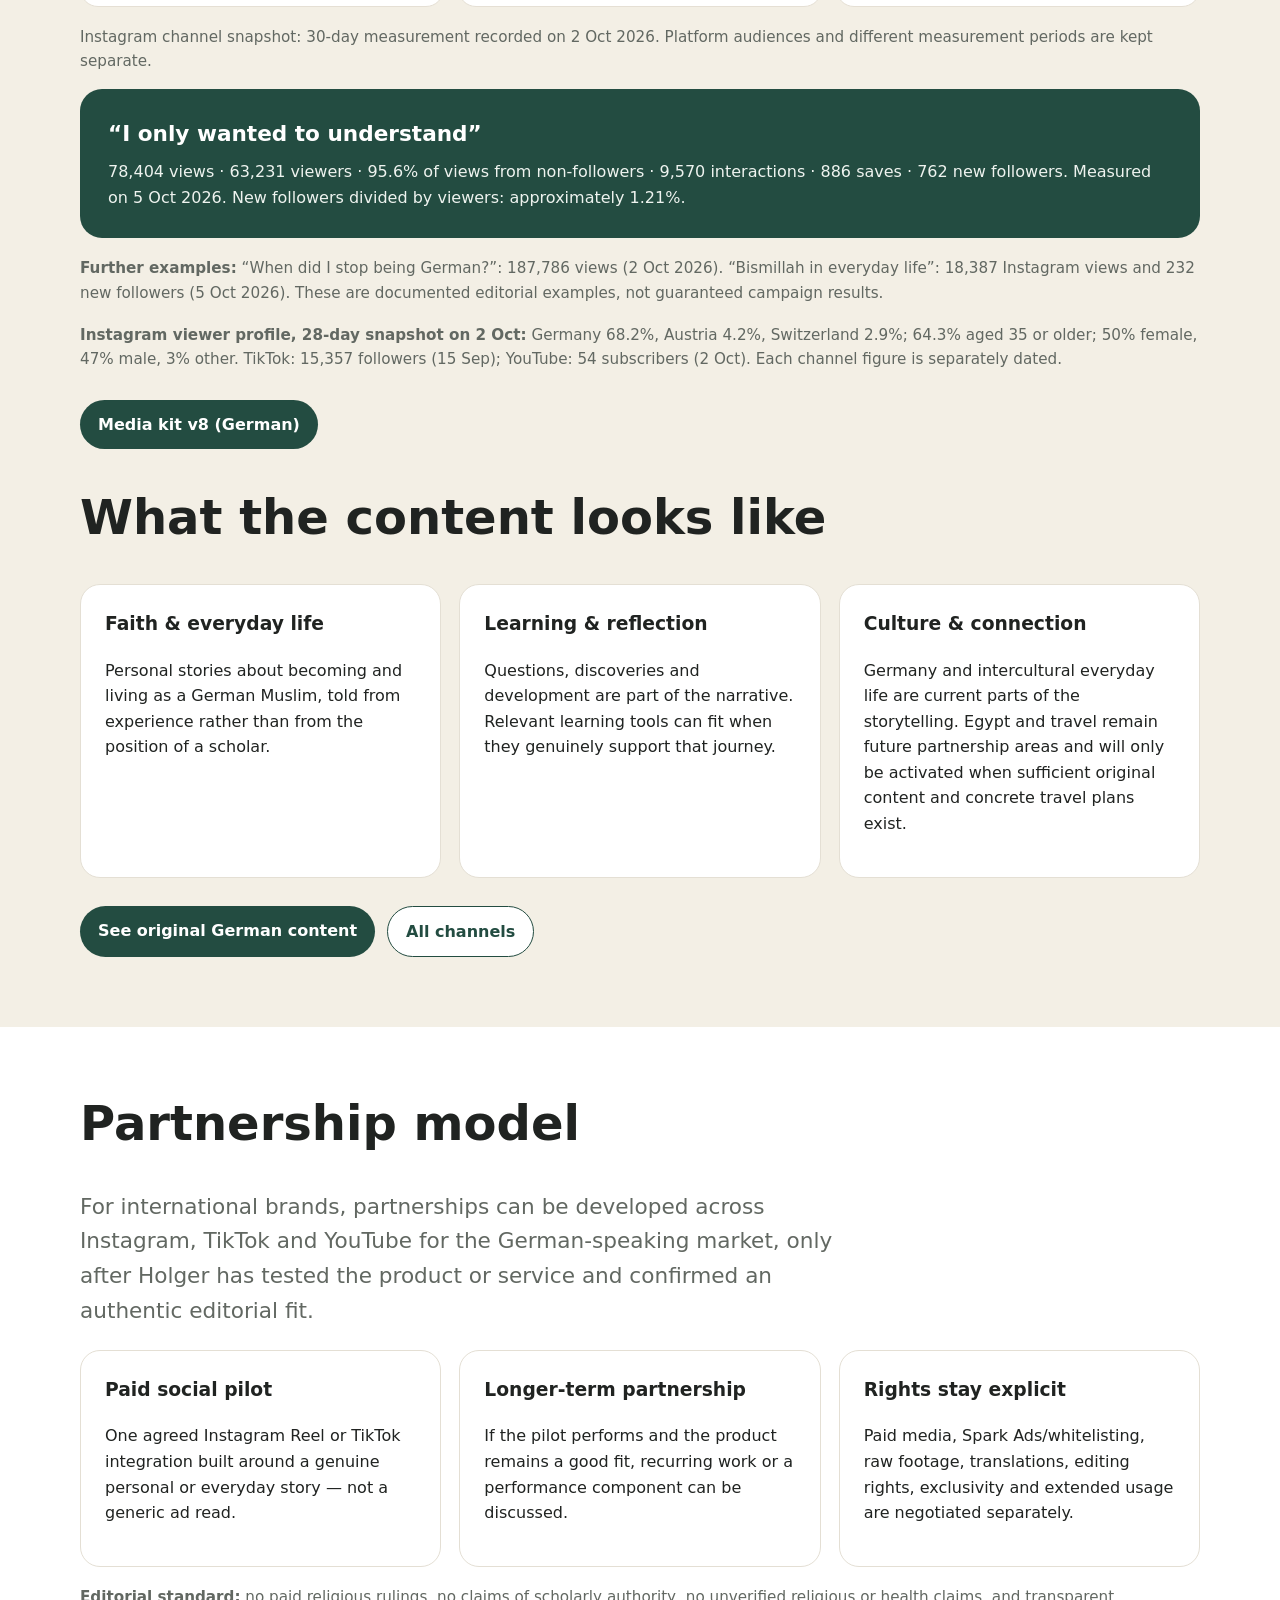
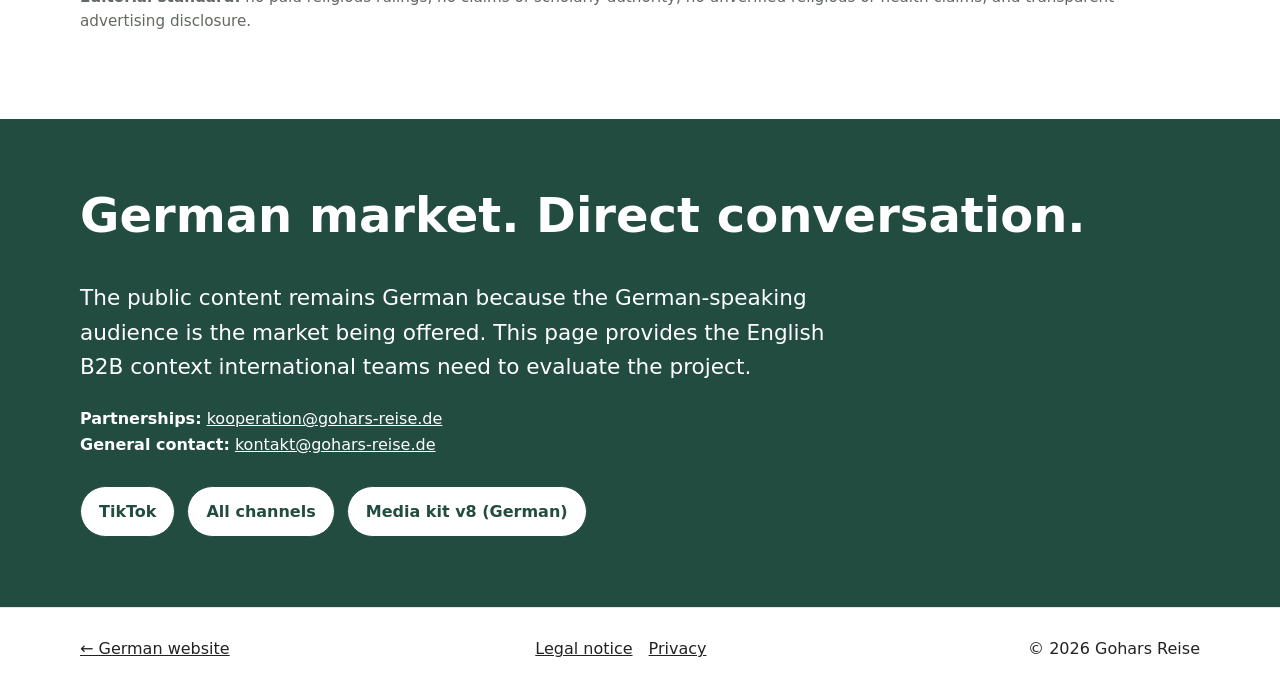
<file: partners-en.html>
<!doctype html><html lang="en"><head><meta charset="utf-8"><meta name="viewport" content="width=device-width,initial-scale=1"><title>International Partnerships – Gohars Reise</title><meta name="description" content="Gohars Reise partnership profile for international brands seeking access to a German-speaking Muslim audience."><link rel="canonical" href="https://gohars-reise.de/partners-en.html"><link rel="alternate" hreflang="en" href="https://gohars-reise.de/partners-en.html"><link rel="alternate" hreflang="de" href="https://gohars-reise.de/kooperation.html"><link rel="alternate" hreflang="x-default" href="https://gohars-reise.de/kooperation.html"><link rel="stylesheet" href="assets/style.css"></head><body>
<nav class="nav"><div class="wrap"><a class="brand" href="/"><img src="assets/01_Gohars_Reise_Signet_Transparent_2000%20(1).png" alt="">Gohars Reise</a><div class="navlinks"><a class="lang" href="kooperation.html" lang="de" hreflang="de" aria-label="Deutsche Version">DE</a><a href="#profile">Profile</a><a href="#audience">Audience</a><a href="#formats">Partnerships</a><a href="#contact">Contact</a></div></div></nav>
<header class="hero hero-partner-en"><div class="wrap hero-grid"><div><div class="eyebrow">International partnerships · German-speaking market</div><h1>Reach a German-speaking Muslim audience through real storytelling.</h1><p class="lead">Gohars Reise is Holger Diederichsen’s personal life, learning and faith journey as a German Muslim — connecting everyday Islam, learning and intercultural life. Egypt and the wider Arab world are part of the project context, but are not currently being marketed as an active partnership content pillar.</p><div class="buttons"><a class="btn" href="#contact">Discuss a partnership</a><a class="btn alt" href="https://www.tiktok.com/@gohar.de">View TikTok</a></div></div><div class="hero-mark"><img src="assets/01_Gohars_Reise_Signet_Transparent_2000%20(1).png" alt="Gohars Reise mark"></div></div></header>
<section id="profile"><div class="wrap"><h2>A learner and storyteller — not a religious authority.</h2><p class="lead">The channel is built around lived experience rather than generic advertising or preaching. Holger shares his own journey into Islam, Muslim everyday life and intercultural experiences with a German-speaking audience. This gives international partners a culturally specific route into the German/DACH market.</p><p class="quote">A partnership must fit a story that would still belong on Gohars Reise without the sponsorship.</p></div></section>
<section class="soft" id="audience"><div class="wrap"><h2>Current audience & proof</h2><div class="stats"><div class="stat"><strong>222,503</strong>Instagram views in 30 days</div><div class="stat"><strong>96.8%</strong>of views from non-followers</div><div class="stat"><strong>+2,181</strong>net followers in those 30 days</div></div><p class="project-note">Instagram channel snapshot: 30-day measurement recorded on 2 Oct 2026. Platform audiences and different measurement periods are kept separate.</p><div class="feature"><h3>“I only wanted to understand”</h3><p>78,404 views · 63,231 viewers · 95.6% of views from non-followers · 9,570 interactions · 886 saves · 762 new followers. Measured on 5 Oct 2026. New followers divided by viewers: approximately 1.21%.</p></div><p class="project-note"><strong>Further examples:</strong> “When did I stop being German?”: 187,786 views (2 Oct 2026). “Bismillah in everyday life”: 18,387 Instagram views and 232 new followers (5 Oct 2026). These are documented editorial examples, not guaranteed campaign results.</p><p class="project-note"><strong>Instagram viewer profile, 28-day snapshot on 2 Oct:</strong> Germany 68.2%, Austria 4.2%, Switzerland 2.9%; 64.3% aged 35 or older; 50% female, 47% male, 3% other. TikTok: 15,357 followers (15 Sep); YouTube: 54 subscribers (2 Oct). Each channel figure is separately dated.</p><div class="buttons"><a class="btn" href="media-kit.html" lang="de">Media kit v8 (German)</a></div><h2 style="margin-top:42px">What the content looks like</h2><div class="grid"><article class="card"><h3>Faith & everyday life</h3><p>Personal stories about becoming and living as a German Muslim, told from experience rather than from the position of a scholar.</p></article><article class="card"><h3>Learning & reflection</h3><p>Questions, discoveries and development are part of the narrative. Relevant learning tools can fit when they genuinely support that journey.</p></article><article class="card"><h3>Culture & connection</h3><p>Germany and intercultural everyday life are current parts of the storytelling. Egypt and travel remain future partnership areas and will only be activated when sufficient original content and concrete travel plans exist.</p></article></div><div class="buttons"><a class="btn" href="https://www.tiktok.com/@gohar.de">See original German content</a><a class="btn alt" href="https://linktr.ee/gohar.de">All channels</a></div></div></section>
<section id="formats"><div class="wrap"><h2>Partnership model</h2><p class="lead">For international brands, partnerships can be developed across Instagram, TikTok and YouTube for the German-speaking market, only after Holger has tested the product or service and confirmed an authentic editorial fit.</p><div class="grid"><article class="card"><h3>Paid social pilot</h3><p>One agreed Instagram Reel or TikTok integration built around a genuine personal or everyday story — not a generic ad read.</p></article><article class="card"><h3>Longer-term partnership</h3><p>If the pilot performs and the product remains a good fit, recurring work or a performance component can be discussed.</p></article><article class="card"><h3>Rights stay explicit</h3><p>Paid media, Spark Ads/whitelisting, raw footage, translations, editing rights, exclusivity and extended usage are negotiated separately.</p></article></div><p class="project-note"><strong>Editorial standard:</strong> no paid religious rulings, no claims of scholarly authority, no unverified religious or health claims, and transparent advertising disclosure.</p></div></section>
<section class="contact" id="contact"><div class="wrap"><h2>German market. Direct conversation.</h2><p class="lead" style="color:white">The public content remains German because the German-speaking audience is the market being offered. This page provides the English B2B context international teams need to evaluate the project.</p><p><strong>Partnerships:</strong> <a href="mailto:kooperation@gohars-reise.de">kooperation@gohars-reise.de</a><br><strong>General contact:</strong> <a href="mailto:kontakt@gohars-reise.de">kontakt@gohars-reise.de</a></p><div class="buttons"><a class="btn alt" href="https://www.tiktok.com/@gohar.de">TikTok</a><a class="btn alt" href="https://linktr.ee/gohar.de">All channels</a><a class="btn alt" href="media-kit.html" lang="de">Media kit v8 (German)</a></div></div></section>
<footer><div class="wrap footerline"><a href="/">← German website</a><span class="legal"><a href="impressum.html">Legal notice</a><a href="datenschutz.html">Privacy</a></span><span>© 2026 Gohars Reise</span></div></footer></body></html>
</file>
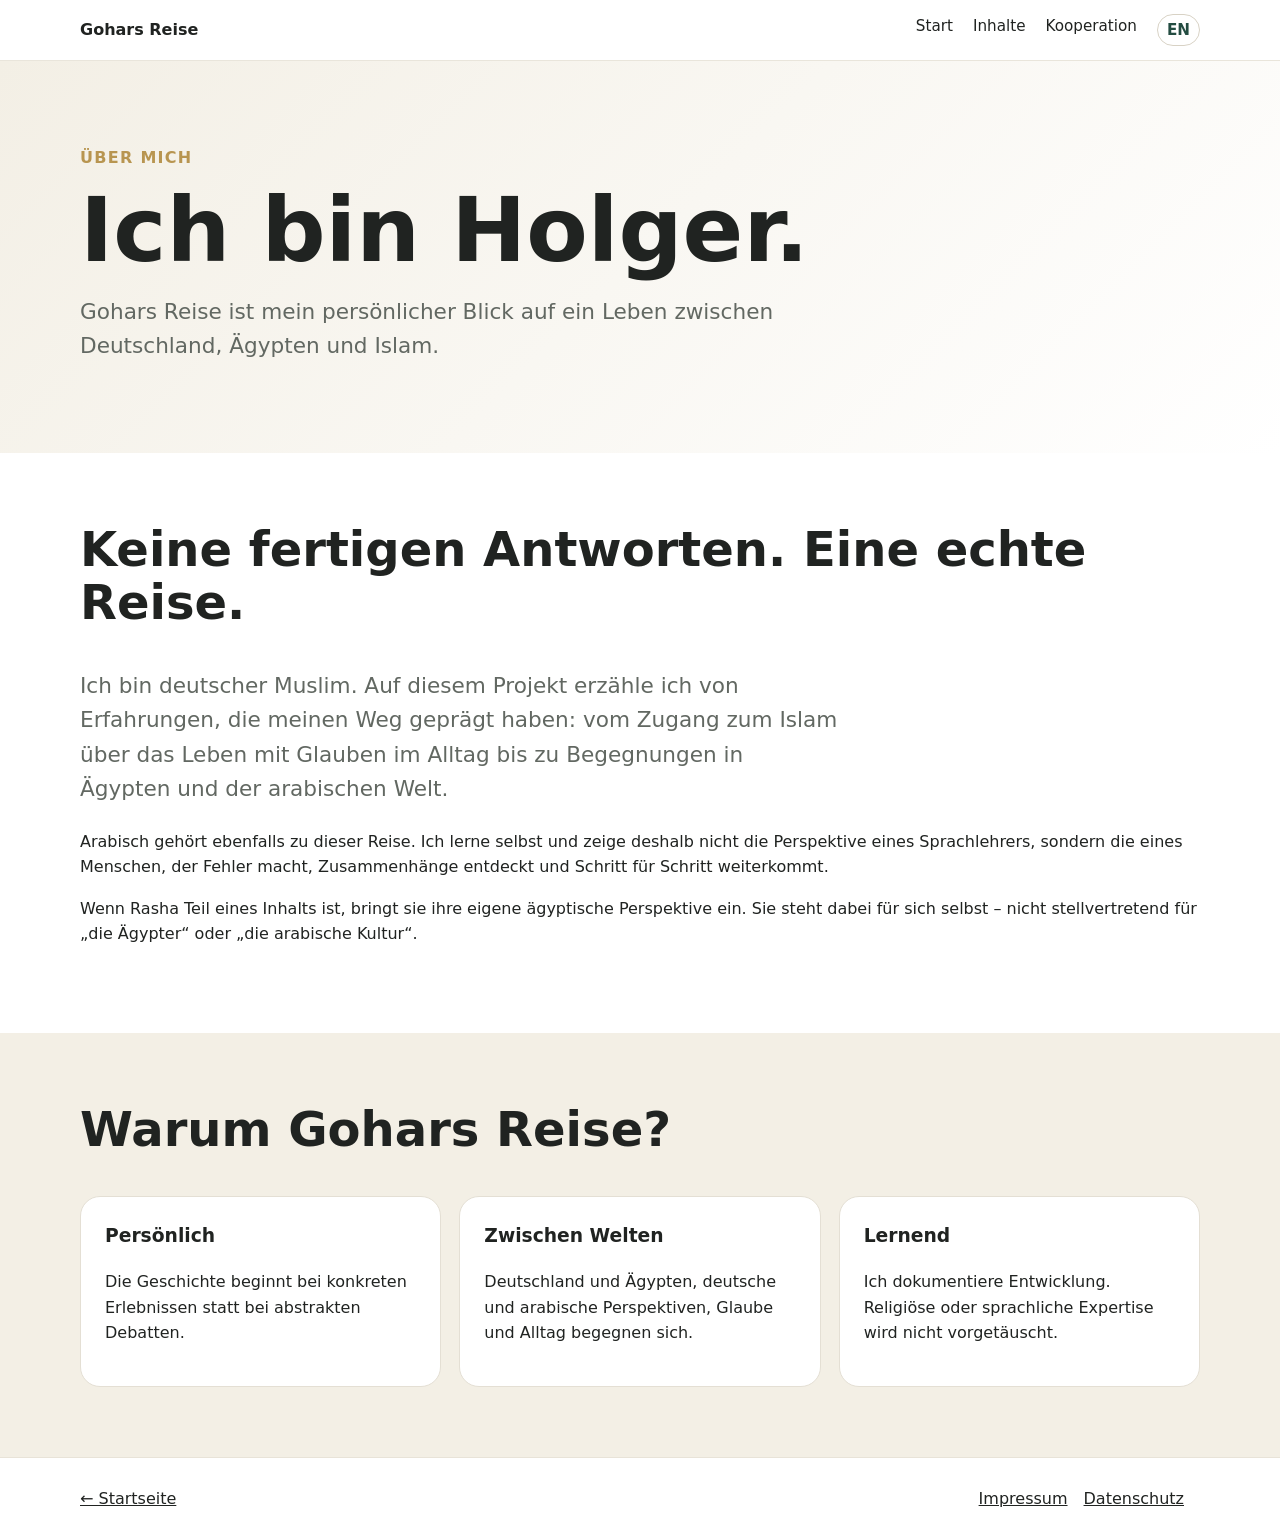
<file: ueber-mich.html>
<!doctype html><html lang="de"><head><meta charset="utf-8"><meta name="viewport" content="width=device-width,initial-scale=1"><title>Über mich – Gohars Reise</title><meta name="description" content="Über Holger und Gohars Reise – eine persönliche Lebens-, Lern- und Glaubensreise zwischen Deutschland, Ägypten und der arabischen Welt."><link rel="stylesheet" href="assets/style.css"></head><body><nav class="nav"><div class="wrap"><a class="brand" href="/">Gohars Reise</a><div class="navlinks"><a href="/">Start</a><a href="inhalte.html">Inhalte</a><a href="kooperation.html">Kooperation</a><a class="lang" href="partners-en.html" lang="en" hreflang="en" aria-label="English partner information">EN</a></div></div></nav><header class="hero"><div class="wrap"><div class="eyebrow">Über mich</div><h1>Ich bin Holger.</h1><p class="lead">Gohars Reise ist mein persönlicher Blick auf ein Leben zwischen Deutschland, Ägypten und Islam.</p></div></header><section><div class="wrap"><h2>Keine fertigen Antworten. Eine echte Reise.</h2><p class="lead">Ich bin deutscher Muslim. Auf diesem Projekt erzähle ich von Erfahrungen, die meinen Weg geprägt haben: vom Zugang zum Islam über das Leben mit Glauben im Alltag bis zu Begegnungen in Ägypten und der arabischen Welt.</p><p>Arabisch gehört ebenfalls zu dieser Reise. Ich lerne selbst und zeige deshalb nicht die Perspektive eines Sprachlehrers, sondern die eines Menschen, der Fehler macht, Zusammenhänge entdeckt und Schritt für Schritt weiterkommt.</p><p>Wenn Rasha Teil eines Inhalts ist, bringt sie ihre eigene ägyptische Perspektive ein. Sie steht dabei für sich selbst – nicht stellvertretend für „die Ägypter“ oder „die arabische Kultur“.</p></div></section><section class="soft"><div class="wrap"><h2>Warum Gohars Reise?</h2><div class="grid"><article class="card"><h3>Persönlich</h3><p>Die Geschichte beginnt bei konkreten Erlebnissen statt bei abstrakten Debatten.</p></article><article class="card"><h3>Zwischen Welten</h3><p>Deutschland und Ägypten, deutsche und arabische Perspektiven, Glaube und Alltag begegnen sich.</p></article><article class="card"><h3>Lernend</h3><p>Ich dokumentiere Entwicklung. Religiöse oder sprachliche Expertise wird nicht vorgetäuscht.</p></article></div></div></section><footer><div class="wrap footerline"><a href="/">← Startseite</a><span class="legal"><a href="impressum.html">Impressum</a><a href="datenschutz.html">Datenschutz</a></span></div></footer></body></html>
</file>
<file: assets/style.css>
:root{--green:#234c41;--gold:#b89550;--sand:#f3efe5;--ink:#202321;--muted:#626862;--white:#fff}*{box-sizing:border-box}html{scroll-behavior:smooth}body{margin:0;font-family:Inter,system-ui,-apple-system,Segoe UI,Roboto,Arial,sans-serif;color:var(--ink);background:#fff;line-height:1.6}a{color:inherit}.wrap{width:min(1120px,90%);margin:auto}.nav{position:sticky;top:0;background:rgba(255,255,255,.96);border-bottom:1px solid #e9e5db;z-index:10}.nav .wrap{display:flex;justify-content:space-between;align-items:center;padding:14px 0}.brand{font-weight:800;text-decoration:none}.navlinks{display:flex;gap:20px}.navlinks a{text-decoration:none;font-size:.95rem}.hero{background:linear-gradient(135deg,var(--sand),#fff);padding:84px 0 68px}.eyebrow{color:var(--gold);font-weight:800;letter-spacing:.08em;text-transform:uppercase}.hero h1{font-size:clamp(2.5rem,7vw,5.6rem);line-height:.96;margin:.18em 0}.lead{font-size:clamp(1.1rem,2vw,1.35rem);max-width:760px;color:var(--muted)}.buttons{display:flex;flex-wrap:wrap;gap:12px;margin-top:28px}.btn{display:inline-block;padding:12px 18px;border-radius:999px;background:var(--green);color:white;text-decoration:none;font-weight:750}.btn.alt{background:white;color:var(--green);border:1px solid var(--green)}section{padding:70px 0}.soft{background:var(--sand)}h2{font-size:clamp(1.8rem,4vw,3rem);line-height:1.1;margin-top:0}.grid{display:grid;grid-template-columns:repeat(3,1fr);gap:18px}.card{border:1px solid #e4dfd4;border-radius:20px;padding:24px;background:white}.card h3{margin-top:0}.stats{display:grid;grid-template-columns:repeat(3,1fr);gap:14px;margin-top:25px}.stat{padding:22px;background:white;border-radius:18px;border:1px solid #e5dfd4;text-align:center}.stat strong{display:block;font-size:1.8rem;color:var(--green)}.quote{border-left:4px solid var(--gold);padding-left:20px;font-size:1.2rem}.contact{background:var(--green);color:white}.contact a{color:white}.small{font-size:.9rem;color:var(--muted)}footer{padding:28px 0;border-top:1px solid #e8e3d8}.footerline{display:flex;justify-content:space-between;gap:20px;flex-wrap:wrap}@media(max-width:760px){.navlinks{display:none}.grid,.stats{grid-template-columns:1fr}.hero{padding-top:58px}section{padding:52px 0}}.brand{display:flex;align-items:center;gap:9px}.brand img{width:34px;height:34px;object-fit:contain}.hero-grid{display:grid;grid-template-columns:1.25fr .75fr;gap:42px;align-items:center}.hero-mark{display:flex;justify-content:center;align-items:center}.hero-mark img{width:min(330px,80%);filter:drop-shadow(0 18px 28px rgba(35,76,65,.14))}.project-note{margin-top:18px;font-size:.95rem;color:var(--muted)}.feature{padding:28px;border-radius:22px;background:var(--green);color:#fff}.feature h3{font-size:1.35rem;margin:0 0 8px}.feature p{margin:0;color:#eef3ef}.legal a{margin-right:16px}.media-link{font-weight:800;color:var(--green)}@media(max-width:760px){.hero-grid{grid-template-columns:1fr}.hero-mark{display:none}}.navlinks .lang{font-weight:800;border:1px solid #d8d2c5;border-radius:999px;padding:3px 9px;color:var(--green)}@media(max-width:760px){.navlinks{display:flex}.navlinks a:not(.lang){display:none}.navlinks .lang{display:inline-block}}
/* International partner hero: keep the English headline readable and balanced. */
.hero-partner-en .hero-grid{grid-template-columns:minmax(0,1.45fr) minmax(260px,.55fr);gap:72px;align-items:center}
.hero-partner-en h1{font-size:clamp(3.4rem,5.6vw,6.4rem);line-height:.94;max-width:950px;letter-spacing:-.045em}
.hero-partner-en .lead{max-width:820px}
.hero-partner-en .hero-mark{justify-content:center}
.hero-partner-en .hero-mark img{max-width:300px}
@media(max-width:980px){.hero-partner-en .hero-grid{grid-template-columns:1fr;gap:34px}.hero-partner-en h1{font-size:clamp(3rem,9vw,5.2rem);max-width:780px}.hero-partner-en .hero-mark{display:none}}
@media(max-width:600px){.hero-partner-en h1{font-size:clamp(2.65rem,13vw,4.2rem);line-height:.96;letter-spacing:-.035em}.hero-partner-en{padding-top:54px}}
</file>
<file: assets/media-kit.css>
.kit-page{background:#e6e7e2;font-size:14px;line-height:1.48}.kit-toolbar{max-width:890px;margin:24px auto;display:flex;gap:16px;align-items:center;justify-content:space-between;padding:0 24px}.kit-toolbar a{color:var(--green);font-weight:700;text-decoration:none}.kit-toolbar span{font-size:12px;color:var(--muted)}.kit-toolbar button{border:0;border-radius:30px;padding:12px 20px;background:var(--green);color:#fff;font:inherit;font-weight:700;cursor:pointer}.kit-sheet{max-width:794px;min-height:1123px;background:white;margin:0 auto 24px;box-shadow:0 10px 30px #234c4114;position:relative;display:flex;flex-direction:column}.kit-hero{background:var(--green);color:#fff;padding:38px 56px 32px;display:flex;gap:22px;align-items:center}.kit-hero h1{font-size:42px;line-height:1.06;margin:24px 0 15px}.kit-hero img{width:88px;height:88px;object-fit:contain;flex-shrink:0}.kit-hero p{max-width:590px;font-size:13px}.kit-subtitle{font-weight:700;color:#e8d6b3}.kit-body{padding:30px 56px 22px;flex:1}.kit-kicker{font-size:10px;font-weight:800;color:#a17b38;letter-spacing:.015em;margin:0 0 12px}.kit-hero .kit-kicker{color:#d9c59d;font-size:10px}.kit-stats{display:grid;grid-template-columns:repeat(3,minmax(0,1fr));gap:16px;margin-bottom:28px}.kit-stats>div{border-radius:12px;background:var(--sand);padding:14px 16px}.kit-stats span{display:block;font-size:9px;font-weight:800;color:var(--muted)}.kit-stats strong{display:block;font-size:31px;margin:9px 0 8px;color:var(--green);line-height:1.1}.kit-stats small{font-size:9px;color:var(--muted)}.kit-section{padding:0;margin-bottom:28px}.kit-section h2{font-size:26px;line-height:1.2;color:var(--green);margin:0 0 16px}.kit-section p{margin:0 0 18px}.kit-section .kit-stats{margin-top:26px;margin-bottom:18px}.kit-note{font-size:11px;color:var(--muted)}.kit-box{padding:16px 19px;border-radius:12px;background:var(--sand);margin-bottom:14px}.kit-box p{margin:0}.kit-box h3,.kit-columns h3{font-size:14px;line-height:1.3;color:var(--green);margin:0 0 9px}.kit-title{font-size:26px;color:var(--green);margin:8px 0 26px;line-height:1.2}.kit-columns{display:grid;grid-template-columns:1fr 1fr;gap:24px}.kit-contact{border-radius:12px;background:var(--green);color:white;padding:16px 20px;margin-top:24px}.kit-contact h3{font-size:17px;margin:0 0 9px}.kit-contact p{margin:0;font-size:12px}.kit-contact a{text-decoration:none}.kit-footer{padding:20px 56px 24px;display:flex;justify-content:space-between;font-size:9px;color:var(--muted);border:0}.kit-print-hint{max-width:794px;margin:10px auto 35px;font-size:12px;color:var(--muted);padding:0 24px}
@media(max-width:650px){.kit-toolbar{flex-wrap:wrap;padding:0 18px}.kit-toolbar span{order:3;width:100%}.kit-toolbar button{font-size:12px;padding:10px 14px}.kit-sheet{min-height:0;margin-bottom:12px}.kit-hero{padding:28px 24px}.kit-hero h1{font-size:35px}.kit-hero img{display:none}.kit-body{padding:26px 24px}.kit-stats{gap:8px}.kit-stats>div{padding:12px 9px}.kit-stats strong{font-size:clamp(18px,5vw,28px)}.kit-stats span{font-size:7px}.kit-stats small{font-size:8px}.kit-section h2,.kit-title{font-size:22px}.kit-columns{grid-template-columns:1fr;gap:12px}.kit-footer{padding:18px 24px}}
@page{size:A4;margin:0}@media print{html,body{margin:0!important;padding:0!important;background:white!important;-webkit-print-color-adjust:exact;print-color-adjust:exact}.kit-page{font-size:9.5pt;line-height:1.48}.kit-toolbar,.kit-print-hint{display:none!important}.kit-sheet{width:210mm;max-width:none;height:297mm;min-height:297mm;margin:0;box-shadow:none;break-after:page;overflow:hidden}.kit-sheet:last-child{break-after:auto}.kit-hero{padding:10mm 15mm 8mm}.kit-hero h1{font-size:31pt;margin:7mm 0 4mm}.kit-hero p{font-size:10pt}.kit-hero img{width:23mm;height:23mm;display:block}.kit-body{padding:8mm 15mm 5mm}.kit-stats{gap:4mm;margin-bottom:7mm}.kit-stats>div{padding:4mm}.kit-stats strong{font-size:23pt;margin:2.5mm 0}.kit-stats span{font-size:7pt}.kit-stats small{font-size:7pt}.kit-section{margin-bottom:7mm}.kit-section h2,.kit-title{font-size:19pt;margin-bottom:4mm}.kit-section p{margin-bottom:4mm}.kit-kicker{font-size:7.5pt;margin-bottom:3mm}.kit-note{font-size:8pt}.kit-box{padding:4mm 5mm;margin-bottom:3mm}.kit-columns{grid-template-columns:1fr 1fr;gap:6mm}.kit-box h3,.kit-columns h3{font-size:10.5pt}.kit-contact{padding:4mm 5mm;margin-top:5mm}.kit-contact h3{font-size:12pt}.kit-contact p{font-size:9pt}.kit-footer{padding:5mm 15mm 6mm;font-size:7pt}}
</file>
